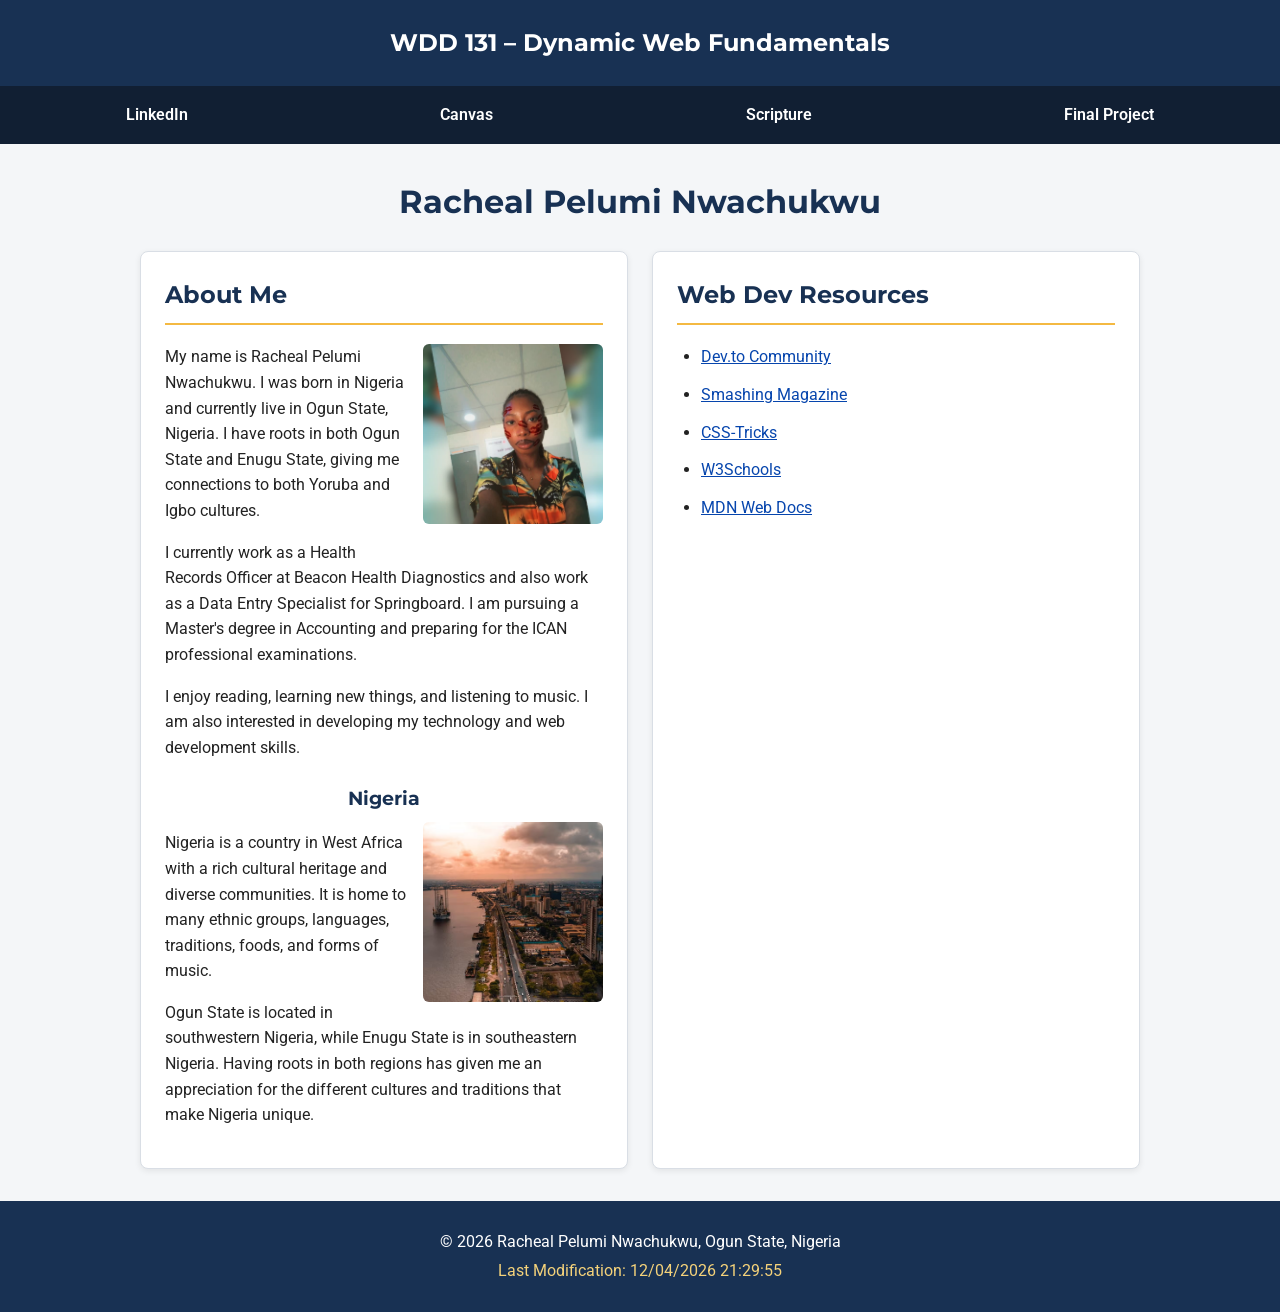
<file: index.html>
<!DOCTYPE html>
<html lang="en">
<head>
    <meta charset="UTF-8">
    <meta name="viewport" content="width=device-width, initial-scale=1.0">

    <meta name="description" content="WDD 131 – Dynamic Web Fundamentals – Racheal Pelumi Nwachukwu. A personal homepage about my background, education, career, interests, and Nigeria.">

    <meta name="author" content="Racheal Pelumi Nwachukwu">

    <title>WDD 131 – Dynamic Web Fundamentals – Racheal Pelumi Nwachukwu</title>

    <link rel="preconnect" href="https://fonts.googleapis.com">
    <link rel="preconnect" href="https://fonts.gstatic.com" crossorigin>
    <link href="https://fonts.googleapis.com/css2?family=Montserrat:wght@400;600;700&family=Roboto:wght@400;500&display=swap" rel="stylesheet">

    <link rel="stylesheet" href="styles/base.css">

    <script src="scripts/getdates.js" defer></script>
</head>

<body>

    <header>
        <span id="course-title">WDD 131 – Dynamic Web Fundamentals</span>

        <nav>
            <a href="https://www.linkedin.com/in/racheal-nwachukwu-b-sc-917378318/" target="_blank" rel="noopener noreferrer">LinkedIn</a>
            <a href="https://byupw.instructure.com/" target="_blank" rel="noopener noreferrer">Canvas</a>
            <a href="https://www.churchofjesuschrist.org/study/scriptures" target="_blank" rel="noopener noreferrer">Scripture</a>
            <a href="#">Final Project</a>
        </nav>
    </header>

    <main>

        <h1>Racheal Pelumi Nwachukwu</h1>

        <section class="card">
            <h2>About Me</h2>

            <img src="images/profile.jpg" alt="Photo of Racheal Pelumi Nwachukwu">

            <p>
                My name is Racheal Pelumi Nwachukwu. I was born in Nigeria and currently live in Ogun State, Nigeria. I have roots in both Ogun State and Enugu State, giving me connections to both Yoruba and Igbo cultures.
            </p>

            <p>
                I currently work as a Health Records Officer at Beacon Health Diagnostics and also work as a Data Entry Specialist for Springboard. I am pursuing a Master's degree in Accounting and preparing for the ICAN professional examinations.
            </p>

            <p>
                I enjoy reading, learning new things, and listening to music. I am also interested in developing my technology and web development skills.
            </p>

            <h3>Nigeria</h3>

            <img src="images/country.jpg" alt="A beautiful view representing Nigeria">

            <p>
                Nigeria is a country in West Africa with a rich cultural heritage and diverse communities. It is home to many ethnic groups, languages, traditions, foods, and forms of music.
            </p>

            <p>
                Ogun State is located in southwestern Nigeria, while Enugu State is in southeastern Nigeria. Having roots in both regions has given me an appreciation for the different cultures and traditions that make Nigeria unique.
            </p>
        </section>

        <section class="card">
            <h2>Web Dev Resources</h2>

            <ul>
                <li>
                    <a href="https://dev.to/" target="_blank" rel="noopener noreferrer">
                        Dev.to Community
                    </a>
                </li>

                <li>
                    <a href="https://www.smashingmagazine.com/" target="_blank" rel="noopener noreferrer">
                        Smashing Magazine
                    </a>
                </li>

                <li>
                    <a href="https://css-tricks.com/" target="_blank" rel="noopener noreferrer">
                        CSS-Tricks
                    </a>
                </li>

                <li>
                    <a href="https://www.w3schools.com/" target="_blank" rel="noopener noreferrer">
                        W3Schools
                    </a>
                </li>

                <li>
                    <a href="https://developer.mozilla.org/" target="_blank" rel="noopener noreferrer">
                        MDN Web Docs
                    </a>
                </li>
            </ul>
        </section>

    </main>

    <footer>
        <p>
            &copy; <span id="currentyear"></span> Racheal Pelumi Nwachukwu, Ogun State, Nigeria
        </p>

        <p id="lastModified"></p>
    </footer>

</body>
</html>
</file>
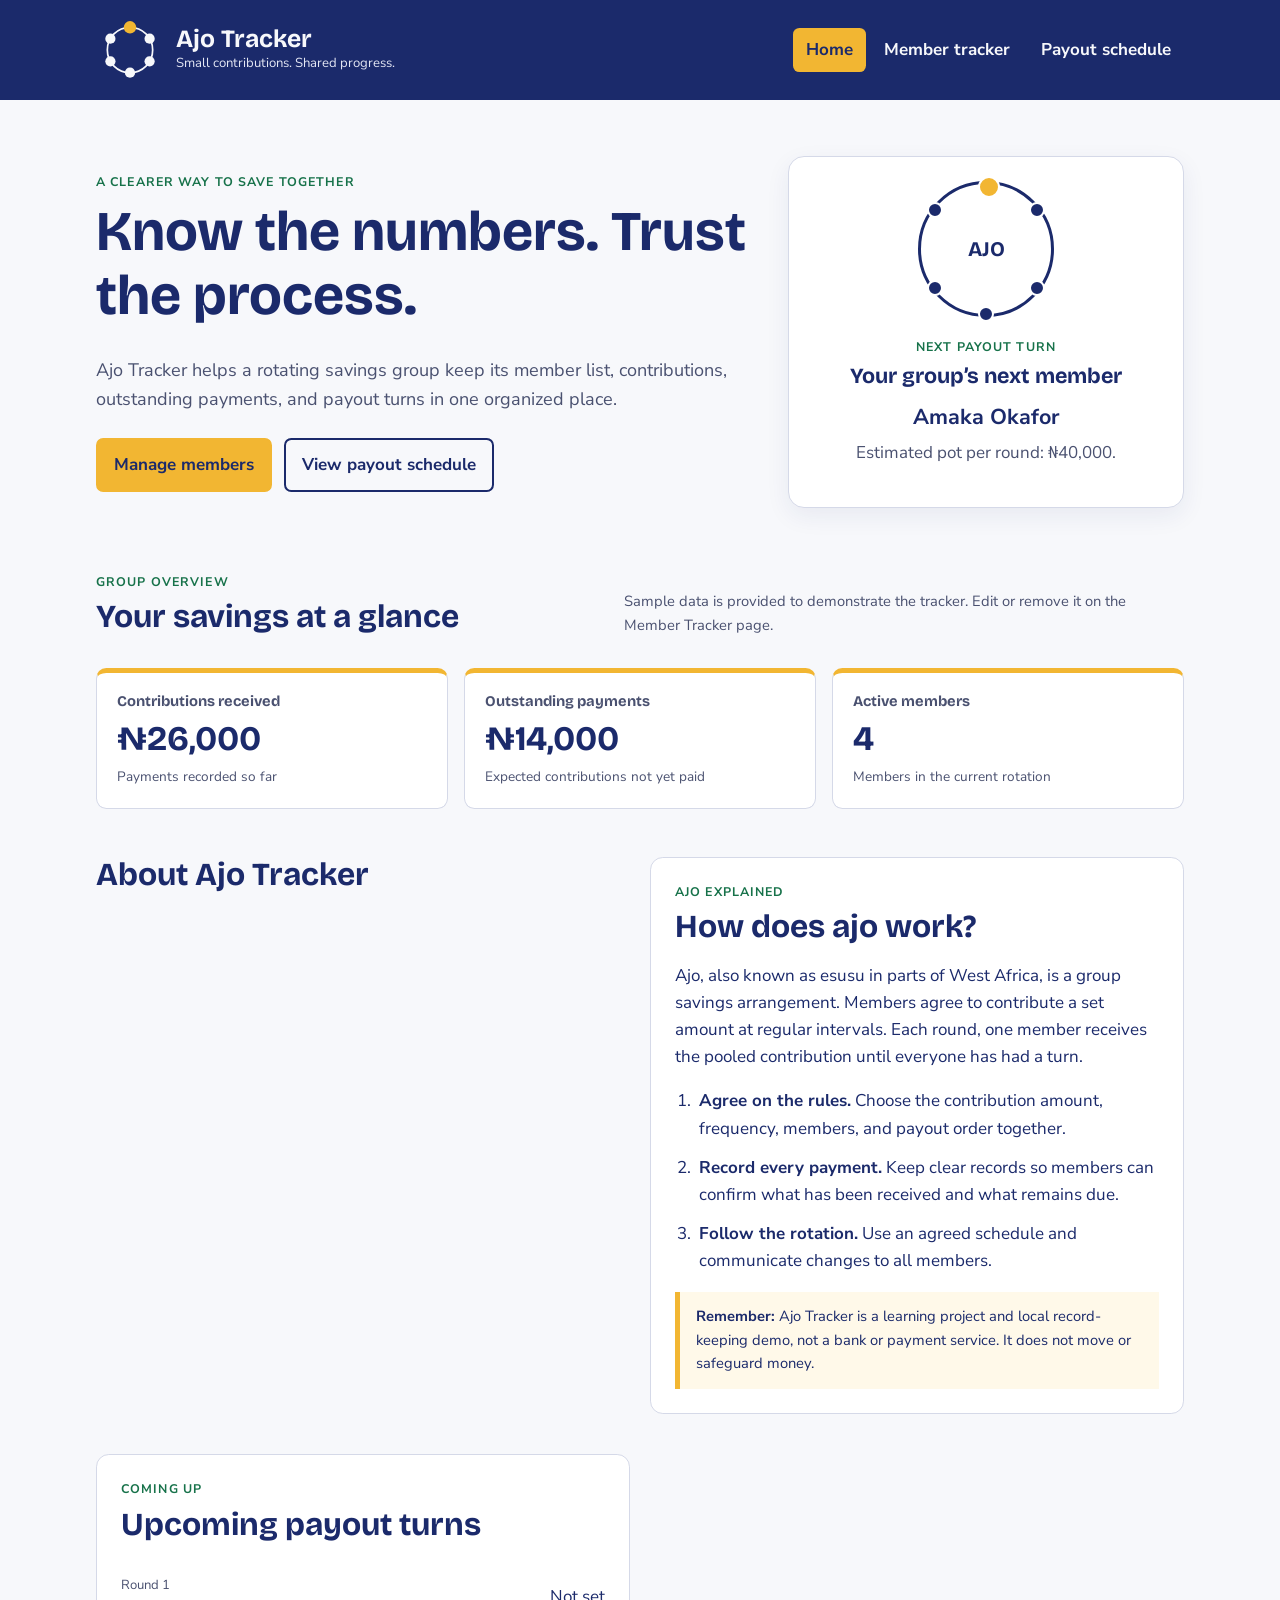
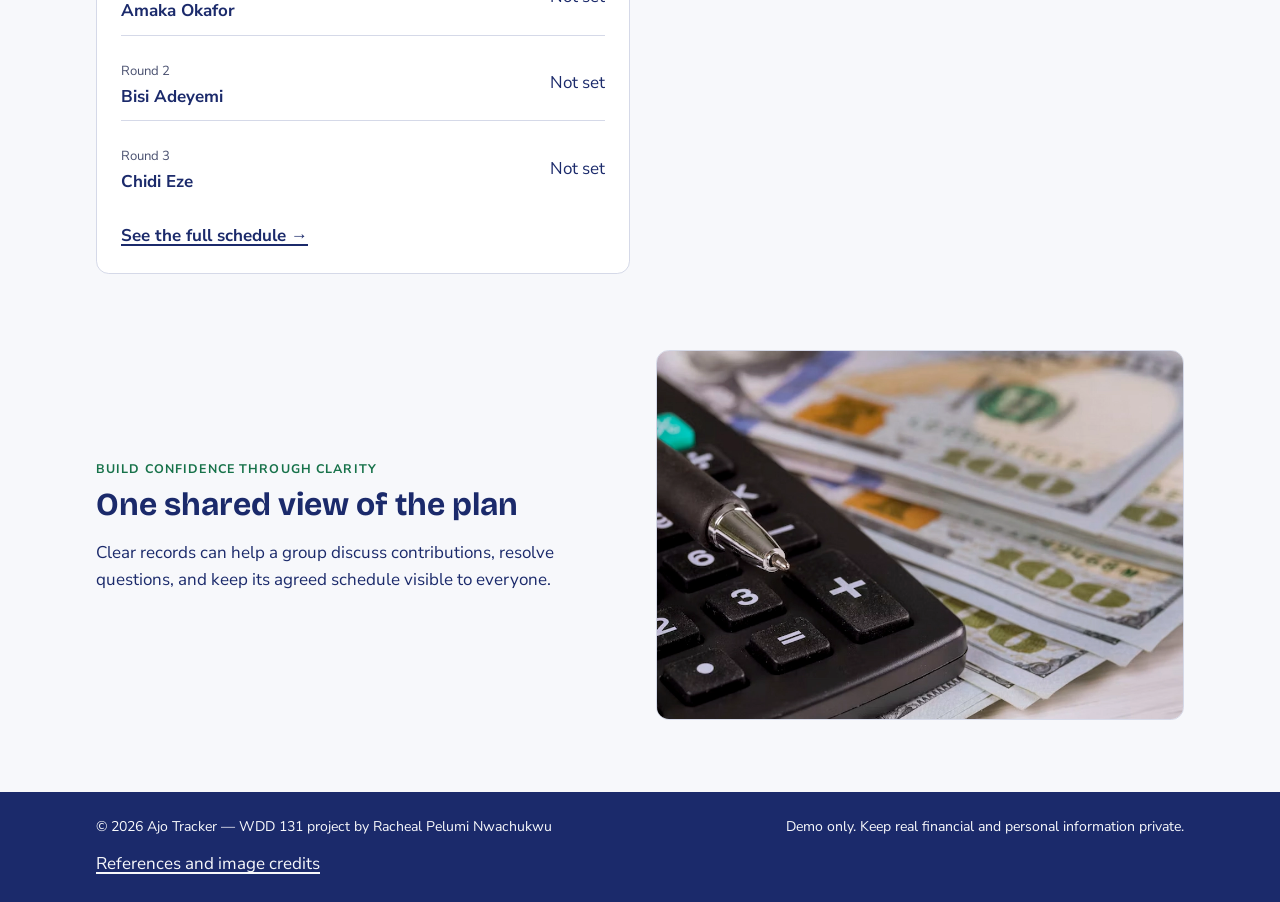
<file: project/index.html>
<!DOCTYPE html>
<html lang="en">
<head>
  <meta charset="utf-8">
  <meta name="viewport" content="width=device-width, initial-scale=1">
  <meta name="description" content="Ajo Tracker helps rotating savings groups organize contributions, member payments, and payout turns.">
  <meta name="author" content="Racheal Pelumi Nwachukwu">
  <title>Ajo Tracker | Home</title>

  <link rel="preconnect" href="https://fonts.googleapis.com">
  <link rel="preconnect" href="https://fonts.gstatic.com" crossorigin>
  <link href="https://fonts.googleapis.com/css2?family=Bricolage+Grotesque:opsz,wght@12..96,700&family=Nunito+Sans:wght@400;700&display=swap" rel="stylesheet">

  <link rel="stylesheet" href="styles/ajo-tracker.css">
  <script src="scripts/ajo-tracker.js" defer></script>
</head>

<body data-page="home">
  <a class="skip" href="#main">Skip to main content</a>

  <header class="site-header">
    <div class="wrap header-inner">
      <a class="brand" href="index.html" aria-label="Ajo Tracker home">
        <svg class="logo" viewBox="0 0 120 120" role="img" aria-label="A ring of six savings group members">
          <circle cx="60" cy="60" r="40" fill="none" stroke="#f7f8fb" stroke-width="3"/>
          <circle cx="60" cy="20" r="11" fill="#f2b632"/>
          <circle cx="94.6" cy="40" r="9" fill="#f7f8fb"/>
          <circle cx="94.6" cy="80" r="9" fill="#f7f8fb"/>
          <circle cx="60" cy="100" r="9" fill="#f7f8fb"/>
          <circle cx="25.4" cy="80" r="9" fill="#f7f8fb"/>
          <circle cx="25.4" cy="40" r="9" fill="#f7f8fb"/>
        </svg>

        <span>
          <span class="brand-name">Ajo Tracker</span>
          <span class="brand-tagline">Small contributions. Shared progress.</span>
        </span>
      </a>

      <button
        class="menu-toggle"
        type="button"
        aria-expanded="false"
        aria-controls="primary-nav"
      >
        Menu
      </button>

      <nav class="primary-nav" id="primary-nav" aria-label="Main navigation">
        <a href="index.html" aria-current="page">Home</a>
        <a href="members.html">Member tracker</a>
        <a href="schedule.html">Payout schedule</a>
      </nav>
    </div>
  </header>

  <main id="main" class="wrap page-content">
    <section class="hero">
      <div class="hero-copy">
        <p class="eyebrow">A clearer way to save together</p>
        <h1>Know the numbers. Trust the process.</h1>
        <p>
          Ajo Tracker helps a rotating savings group keep its member list,
          contributions, outstanding payments, and payout turns in one
          organized place.
        </p>

        <div class="button-row">
          <a class="button" href="members.html">Manage members</a>
          <a class="button button-secondary" href="schedule.html">View payout schedule</a>
        </div>
      </div>

      <div class="turn-card">
        <div class="turn-ring" aria-hidden="true">
          <span class="ring-dot ring-dot-1"></span>
          <span class="ring-dot ring-dot-2"></span>
          <span class="ring-dot ring-dot-3"></span>
          <span class="ring-dot ring-dot-4"></span>
          <span class="ring-dot ring-dot-5"></span>
          <span class="ring-dot ring-dot-6"></span>
          <span class="ring-center">AJO</span>
        </div>

        <p class="eyebrow">Next payout turn</p>
        <h2 id="turn-title">Your group’s next member</h2>
        <p id="next-member" class="turn-name">Add members to create your rotation.</p>
        <p id="next-payout-detail" class="muted">
          The schedule updates from your saved member list.
        </p>
      </div>
    </section>

    <section class="summary-section" aria-labelledby="summary-title">
      <div class="section-heading">
        <div>
          <p class="eyebrow">Group overview</p>
          <h2 id="summary-title">Your savings at a glance</h2>
        </div>

        <p class="muted">
          Sample data is provided to demonstrate the tracker. Edit or remove
          it on the Member Tracker page.
        </p>
      </div>

      <div class="summary-grid">
        <article class="summary-card">
          <h3 class="summary-label">Contributions received</h3>
          <p class="summary-value" id="total-contributions">₦0</p>
          <p class="summary-note">Payments recorded so far</p>
        </article>

        <article class="summary-card">
          <h3 class="summary-label">Outstanding payments</h3>
          <p class="summary-value" id="total-outstanding">₦0</p>
          <p class="summary-note">Expected contributions not yet paid</p>
        </article>

        <article class="summary-card">
          <h3 class="summary-label">Active members</h3>
          <p class="summary-value" id="member-count">0</p>
          <p class="summary-note">Members in the current rotation</p>
        </article>
      </div>
    </section>

    <section class="content-grid" aria-labelledby="information-title">
      <h2 class="visually-hidden" id="information-title">About Ajo Tracker</h2>

      <article class="content-panel">
        <p class="eyebrow">Ajo explained</p>
        <h2>How does ajo work?</h2>
        <p>
          Ajo, also known as esusu in parts of West Africa, is a group savings
          arrangement. Members agree to contribute a set amount at regular
          intervals. Each round, one member receives the pooled contribution
          until everyone has had a turn.
        </p>

        <ol class="steps">
          <li>
            <strong>Agree on the rules.</strong>
            Choose the contribution amount, frequency, members, and payout
            order together.
          </li>
          <li>
            <strong>Record every payment.</strong>
            Keep clear records so members can confirm what has been received
            and what remains due.
          </li>
          <li>
            <strong>Follow the rotation.</strong>
            Use an agreed schedule and communicate changes to all members.
          </li>
        </ol>

        <p class="notice">
          <strong>Remember:</strong> Ajo Tracker is a learning project and
          local record-keeping demo, not a bank or payment service. It does
          not move or safeguard money.
        </p>
      </article>

      <article class="content-panel">
        <p class="eyebrow">Coming up</p>
        <h2>Upcoming payout turns</h2>

        <div id="home-schedule" class="schedule-preview" aria-live="polite">
          <p class="empty-state">Add members to see the payout rotation here.</p>
        </div>

        <a class="text-link" href="schedule.html">See the full schedule →</a>
      </article>
    </section>

    <section class="image-feature" aria-labelledby="image-feature-title">
      <div>
        <p class="eyebrow">Build confidence through clarity</p>
        <h2 id="image-feature-title">One shared view of the plan</h2>
        <p>
          Clear records can help a group discuss contributions, resolve
          questions, and keep its agreed schedule visible to everyone.
        </p>
      </div>

      <img
        src="images/ajo-tracker.webp"
        alt="Financial tools, including a calculator, pen, and currency bills, used to manage group savings and track Ajo contributions"
        loading="lazy"
        width="1000"
        height="667"
      >
    </section>
  </main>

  <footer class="site-footer">
    <div class="wrap footer-inner">
      <p>
        © <span id="current-year">2026</span> Ajo Tracker —
        WDD 131 project by Racheal Pelumi Nwachukwu
      </p>
      <p>Demo only. Keep real financial and personal information private.</p>
      <a href="references.html">References and image credits</a>
    </div>
  </footer>
</body>
</html>
</file>
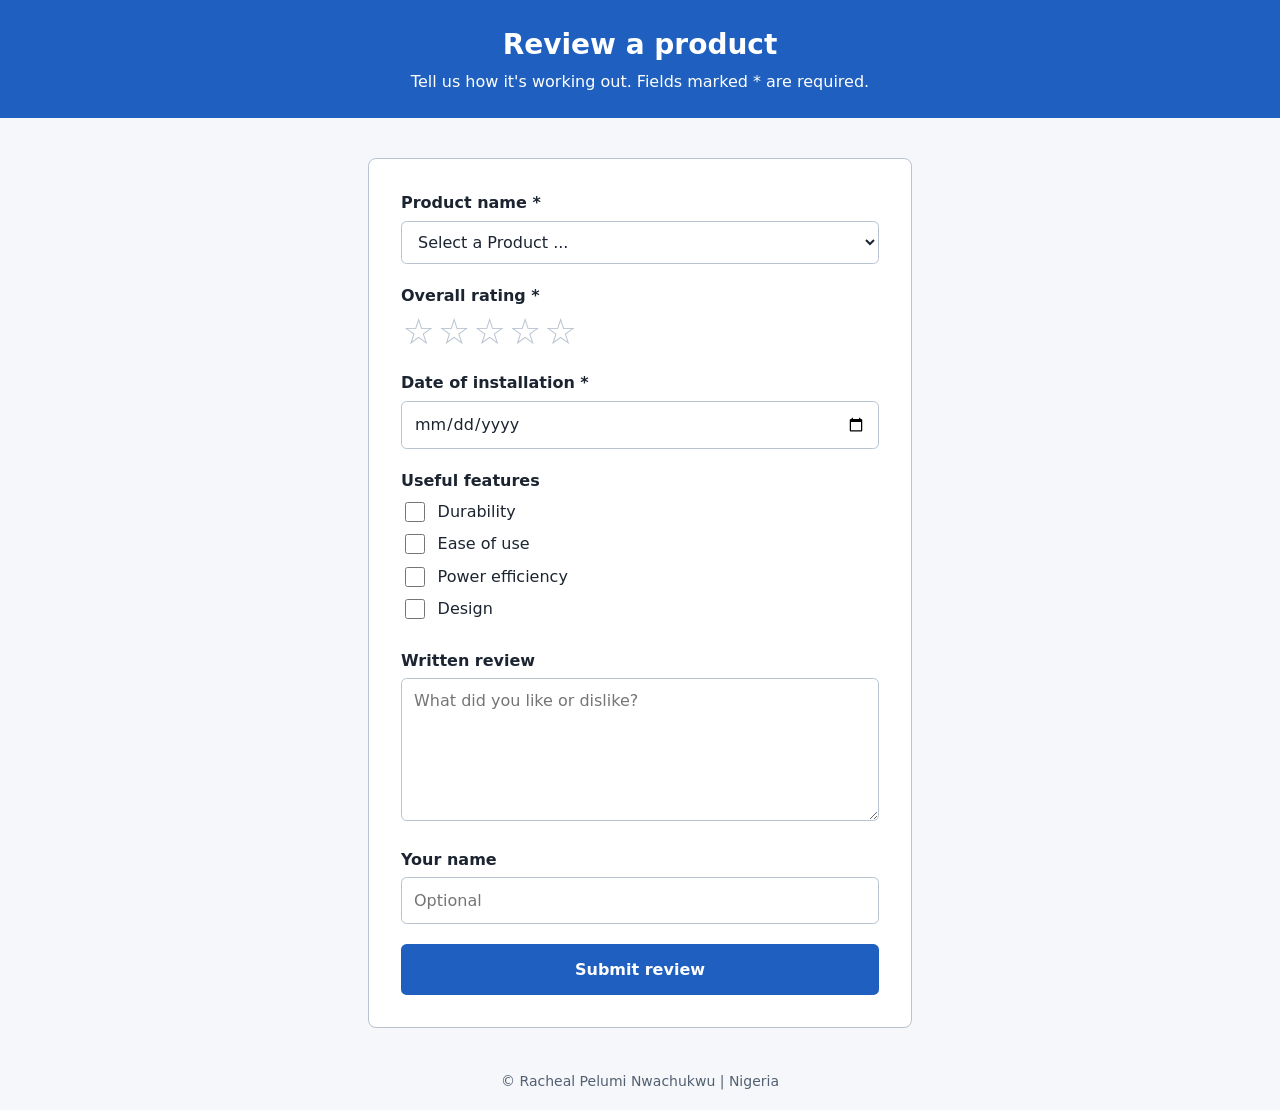
<file: form.html>
<!DOCTYPE html>
<html lang="en">
<head>
    <meta charset="UTF-8">
    <meta name="viewport" content="width=device-width, initial-scale=1.0">
    <meta name="description" content="Submit a product review by rating the product, sharing useful features, and providing optional feedback.">
    <meta name="author" content="Racheal Pelumi Nwachukwu">

    <title>Product Review Form</title>

    <link rel="stylesheet" href="styles/form.css">

    <script src="scripts/product.js" defer></script>
    <script src="scripts/form.js" defer></script>
</head>

<body>
    <header class="site-header">
        <h1>Review a product</h1>
        <p>Tell us how it's working out. Fields marked * are required.</p>
    </header>

    <main>
        <form action="review.html" method="get">

            <div class="field">
                <label for="product">Product name *</label>
                <select id="product" name="product" required>
                    <option value="" disabled selected>Select a Product ...</option>
                </select>
            </div>

            <fieldset class="field">
                <legend>Overall rating *</legend>

                <div class="stars">
                    <input
                        type="radio"
                        id="rating-5"
                        name="rating"
                        value="5"
                        required
                    >
                    <label for="rating-5" title="5 stars">
                        <span class="sr-only">5 stars</span>
                    </label>

                    <input
                        type="radio"
                        id="rating-4"
                        name="rating"
                        value="4"
                        required
                    >
                    <label for="rating-4" title="4 stars">
                        <span class="sr-only">4 stars</span>
                    </label>

                    <input
                        type="radio"
                        id="rating-3"
                        name="rating"
                        value="3"
                        required
                    >
                    <label for="rating-3" title="3 stars">
                        <span class="sr-only">3 stars</span>
                    </label>

                    <input
                        type="radio"
                        id="rating-2"
                        name="rating"
                        value="2"
                        required
                    >
                    <label for="rating-2" title="2 stars">
                        <span class="sr-only">2 stars</span>
                    </label>

                    <input
                        type="radio"
                        id="rating-1"
                        name="rating"
                        value="1"
                        required
                    >
                    <label for="rating-1" title="1 star">
                        <span class="sr-only">1 star</span>
                    </label>
                </div>
            </fieldset>

            <div class="field">
                <label for="install-date">Date of installation *</label>
                <input
                    type="date"
                    id="install-date"
                    name="installdate"
                    required
                >
            </div>

            <fieldset class="field">
                <legend>Useful features</legend>

                <div class="check">
                    <input
                        type="checkbox"
                        id="feat-durability"
                        name="features"
                        value="durability"
                    >
                    <label for="feat-durability">Durability</label>
                </div>

                <div class="check">
                    <input
                        type="checkbox"
                        id="feat-ease"
                        name="features"
                        value="ease-of-use"
                    >
                    <label for="feat-ease">Ease of use</label>
                </div>

                <div class="check">
                    <input
                        type="checkbox"
                        id="feat-power"
                        name="features"
                        value="power-efficiency"
                    >
                    <label for="feat-power">Power efficiency</label>
                </div>

                <div class="check">
                    <input
                        type="checkbox"
                        id="feat-design"
                        name="features"
                        value="design"
                    >
                    <label for="feat-design">Design</label>
                </div>
            </fieldset>

            <div class="field">
                <label for="review">Written review</label>
                <textarea
                    id="review"
                    name="review"
                    rows="5"
                    placeholder="What did you like or dislike?"
                ></textarea>
            </div>

            <div class="field">
                <label for="username">Your name</label>
                <input
                    type="text"
                    id="username"
                    name="username"
                    autocomplete="name"
                    placeholder="Optional"
                >
            </div>

            <input type="submit" value="Submit review">
        </form>
    </main>

    <footer>
        <p>
            &copy; <span id="currentyear"></span>
            Racheal Pelumi Nwachukwu | Nigeria
        </p>
        <p id="lastModified"></p>
    </footer>
</body>
</html>
</file>
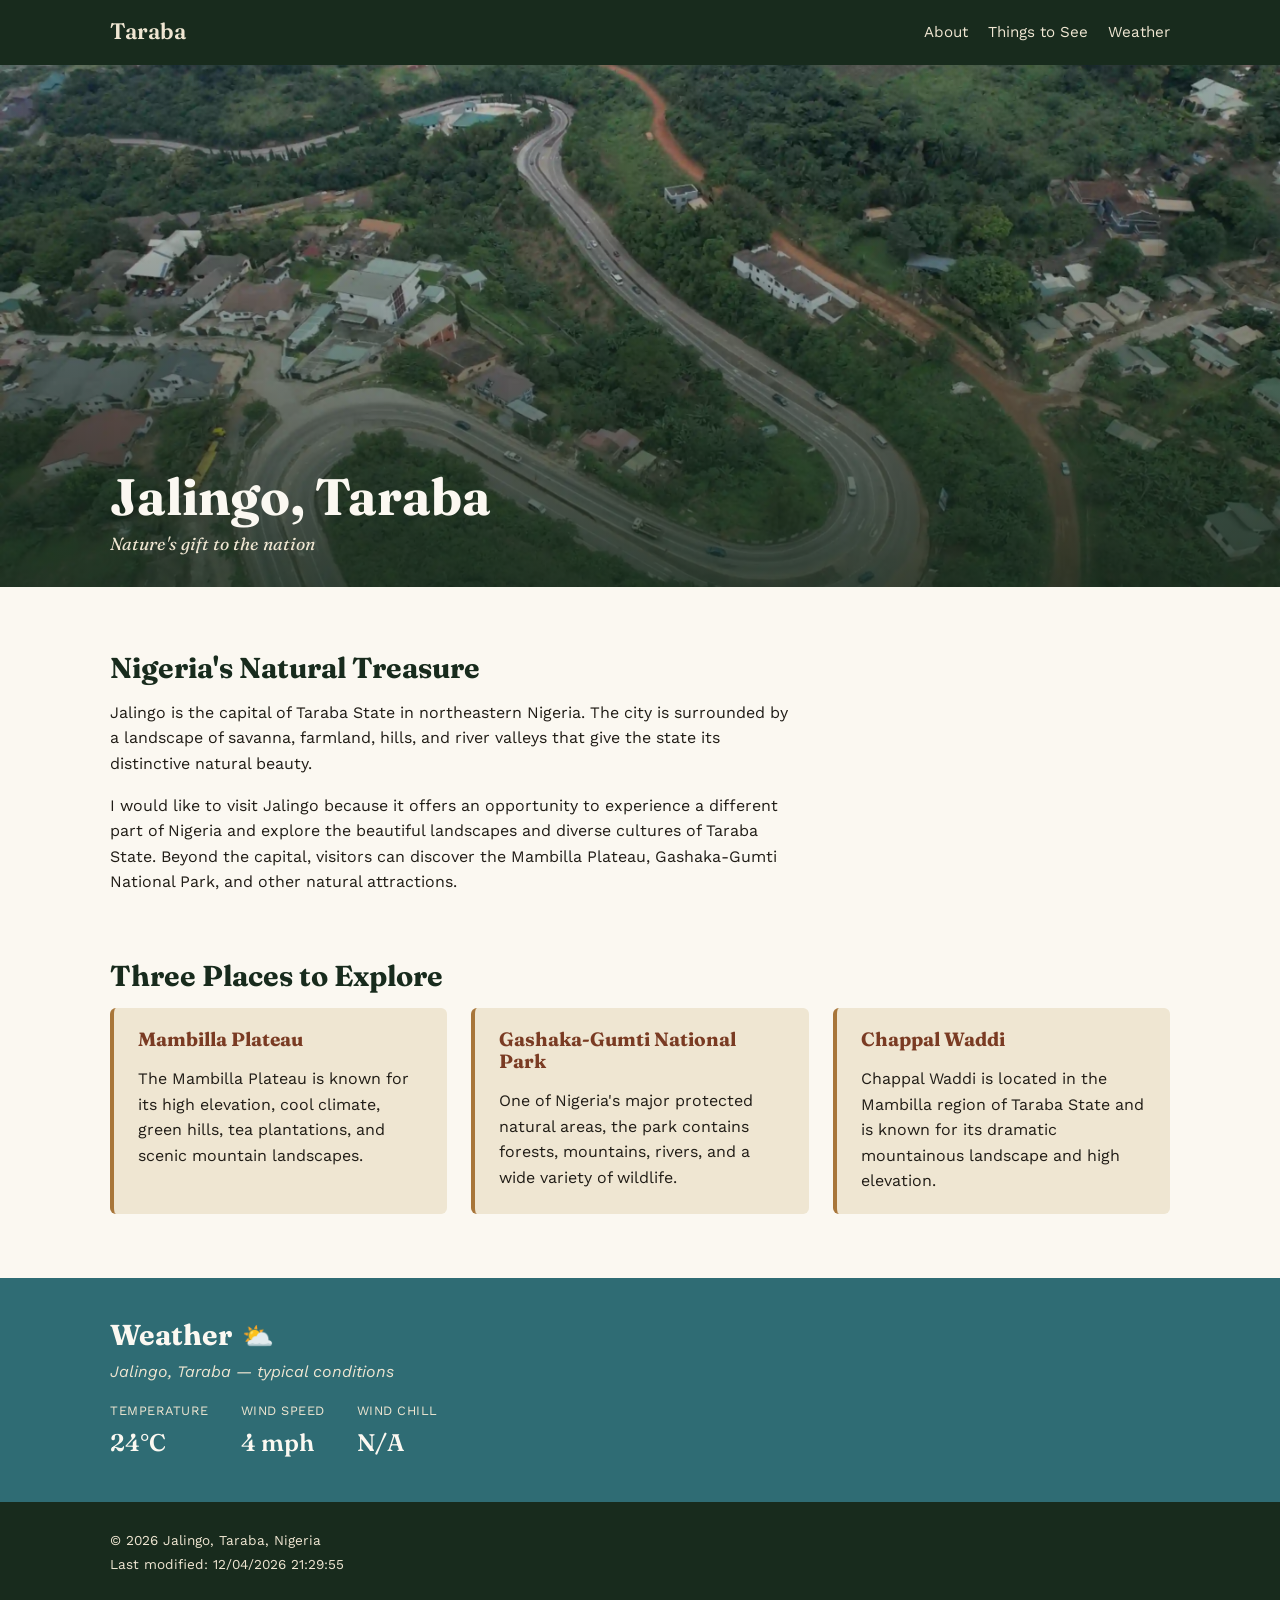
<file: place.html>
<!DOCTYPE html>
<html lang="en">
<head>
  <meta charset="UTF-8">
  <meta name="viewport" content="width=device-width, initial-scale=1.0">
  <meta name="author" content="Racheal Pelumi Nwachukwu">

  <title>Jalingo, Taraba | Nigeria</title>

  <meta
    name="description"
    content="Discover Jalingo, the capital of Taraba State, Nigeria, and explore the natural beauty and attractions of Taraba."
  >

  <link rel="preconnect" href="https://fonts.googleapis.com">
  <link rel="preconnect" href="https://fonts.gstatic.com" crossorigin>

  <link
    href="https://fonts.googleapis.com/css2?family=Fraunces:opsz,wght@9..144,400;9..144,600;9..144,700&family=Work+Sans:wght@400;500;600&display=swap"
    rel="stylesheet"
  >

  <link rel="stylesheet" href="styles/place.css">
  <script src="scripts/place.js" defer></script>
</head>

<body>

  <header class="site-header">
    <div class="wrap header-inner">
      <p class="wordmark">Taraba</p>

      <nav class="site-nav" aria-label="Primary navigation">
        <a href="#about">About</a>
        <a href="#see">Things to See</a>
        <a href="#weather">Weather</a>
      </nav>
    </div>
  </header>

  <main>

    <!-- HERO -->
    <section class="hero">
      <picture>
        <source
          media="(min-width: 800px)"
          srcset="images/jalingo-hero-large.webp"
        >

        <source
          media="(max-width: 799px)"
          srcset="images/jalingo-hero-small.webp"
        >

        <img
          src="images/jalingo-hero-large.webp"
          alt="A welcome arch on the highway leading into Jalingo, capital of Taraba State, Nigeria"
          class="hero-img"
        >
      </picture>

      <div class="hero-copy wrap">
        <h1>Jalingo, Taraba</h1>
        <p class="tagline">Nature's gift to the nation</p>
      </div>
    </section>


    <!-- ABOUT -->
    <section id="about" class="about wrap">
      <h2>Nigeria's Natural Treasure</h2>

      <p>
        Jalingo is the capital of Taraba State in northeastern Nigeria.
        The city is surrounded by a landscape of savanna, farmland,
        hills, and river valleys that give the state its distinctive
        natural beauty.
      </p>

      <p>
        I would like to visit Jalingo because it offers an opportunity
        to experience a different part of Nigeria and explore the
        beautiful landscapes and diverse cultures of Taraba State.
        Beyond the capital, visitors can discover the Mambilla Plateau,
        Gashaka-Gumti National Park, and other natural attractions.
      </p>
    </section>


    <!-- THINGS TO SEE -->
    <section id="see" class="see wrap">
      <h2>Three Places to Explore</h2>

      <div class="cards">

        <article class="card">
          <h3>Mambilla Plateau</h3>
          <p>
            The Mambilla Plateau is known for its high elevation,
            cool climate, green hills, tea plantations, and scenic
            mountain landscapes.
          </p>
        </article>

        <article class="card">
          <h3>Gashaka-Gumti National Park</h3>
          <p>
            One of Nigeria's major protected natural areas, the park
            contains forests, mountains, rivers, and a wide variety
            of wildlife.
          </p>
        </article>

        <article class="card">
          <h3>Chappal Waddi</h3>
          <p>
            Chappal Waddi is located in the Mambilla region of Taraba
            State and is known for its dramatic mountainous landscape
            and high elevation.
          </p>
        </article>

      </div>
    </section>


    <!-- WEATHER -->
    <section id="weather" class="weather">

      <div class="wrap weather-inner">

        <div class="weather-text">

          <h2>
            Weather
            <span class="weather-icon" aria-hidden="true"></span>
          </h2>

          <p class="weather-location">
            Jalingo, Taraba &mdash; typical conditions
          </p>

          <dl class="weather-stats">

            <div>
              <dt>Temperature</dt>
              <dd id="temperature">24&deg;C</dd>
            </div>

            <div>
              <dt>Wind speed</dt>
              <dd id="wind-speed">4 mph</dd>
            </div>

            <div>
              <dt>Wind chill</dt>
              <dd id="wind-chill">--</dd>
            </div>

          </dl>

        </div>

        <img
          src="images/weather-cloud.svg"
          alt="Cloudy weather"
          class="weather-icon-mobile"
        >

      </div>
    </section>

  </main>


  <!-- FOOTER -->
  <footer class="site-footer">
    <div class="wrap">

      <p>
        &copy; <span id="year"></span> Jalingo, Taraba, Nigeria
      </p>

      <p>
        Last modified:
        <span id="last-modified"></span>
      </p>

    </div>
  </footer>

</body>
</html>
</file>
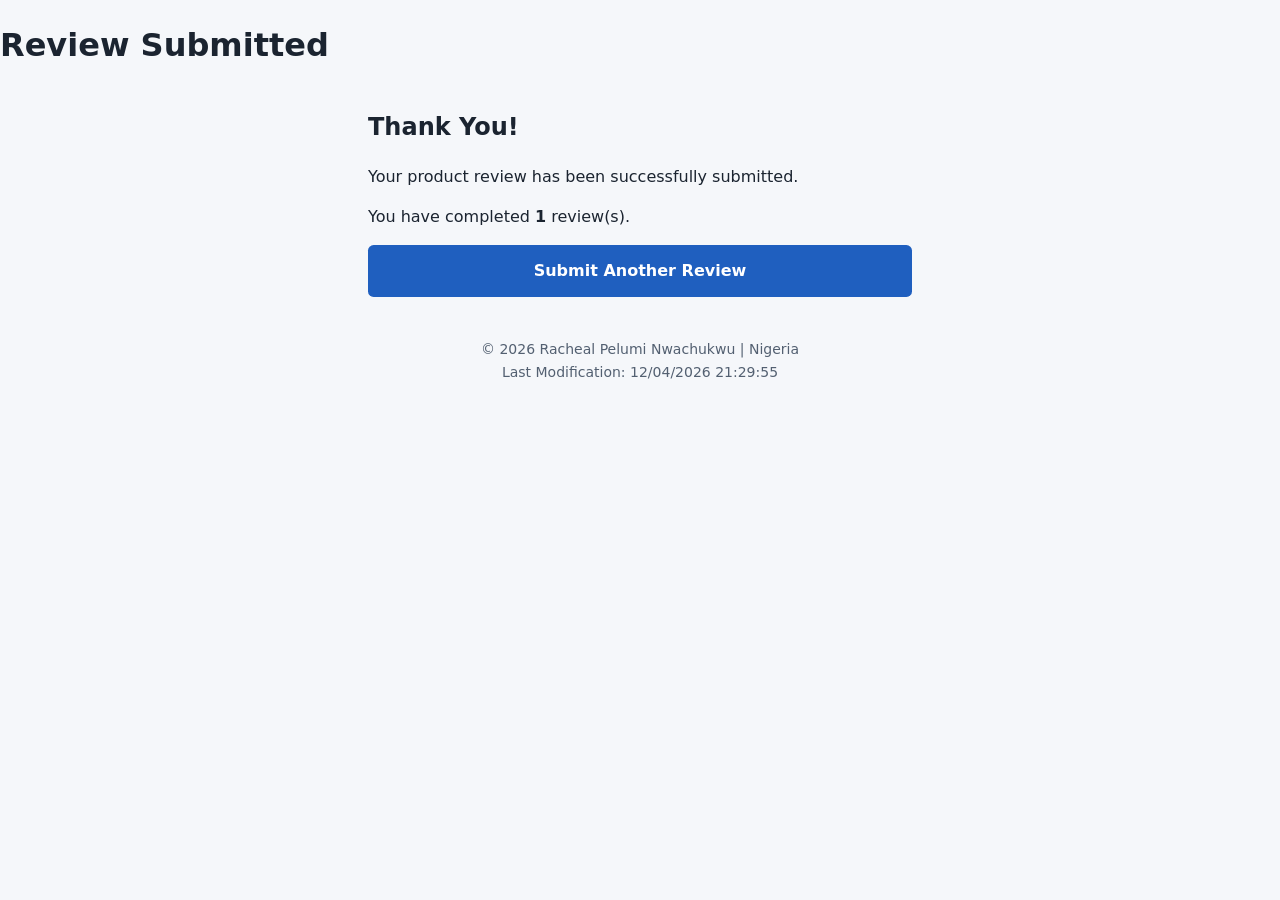
<file: review.html>
<!DOCTYPE html>
<html lang="en">
<head>
    <meta charset="UTF-8">
    <meta name="viewport" content="width=device-width, initial-scale=1.0">
    <meta name="description" content="Product review submission confirmation.">
    <meta name="author" content="Racheal Pelumi Nwachukwu">
    <title>Review Submitted</title>

    <link rel="stylesheet" href="styles/form.css">
    <script src="scripts/form.js" defer></script>
</head>

<body>
    <header>
        <h1>Review Submitted</h1>
    </header>

    <main class="confirmation">
        <section>
            <h2>Thank You!</h2>

            <p>
                Your product review has been successfully submitted.
            </p>

            <p>
                You have completed
                <strong id="reviewCount">0</strong>
                review(s).
            </p>

            <a href="form.html" class="button">
                Submit Another Review
            </a>
        </section>
    </main>

    <footer>
        <p>&copy; <span id="currentyear"></span> Racheal Pelumi Nwachukwu | Nigeria</p>
        <p id="lastModified"></p>
    </footer>
</body>
</html>
</file>
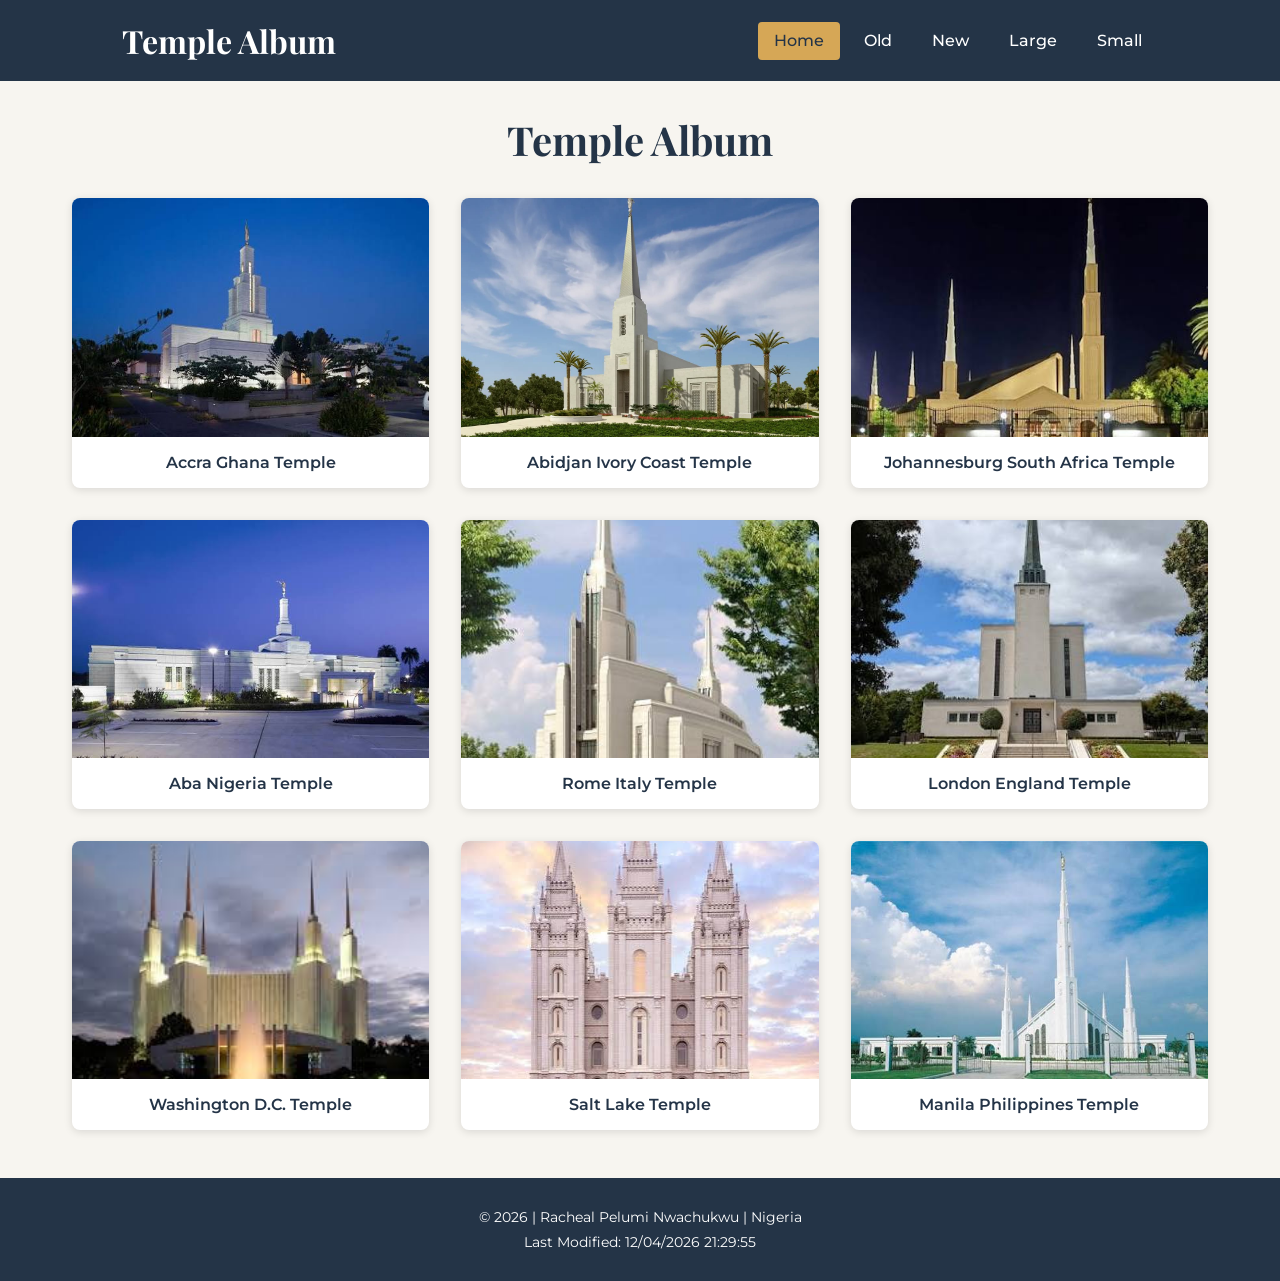
<file: temples.html>
<!DOCTYPE html>
<html lang="en">
<head>
    <meta charset="UTF-8">
    <meta name="viewport" content="width=device-width, initial-scale=1.0">

    <meta name="description" content="A responsive temple album featuring temples of The Church of Jesus Christ of Latter-day Saints.">
    <meta name="author" content="Racheal Pelumi Nwachukwu">

    <title>WDD 131 – Dynamic Web Fundamentals – Racheal Pelumi Nwachukwu | Temple Album</title>

    <!-- Google Font -->
    <link rel="preconnect" href="https://fonts.googleapis.com">
    <link rel="preconnect" href="https://fonts.gstatic.com" crossorigin>
    <link href="https://fonts.googleapis.com/css2?family=Montserrat:wght@400;500;600;700&family=Playfair+Display:wght@600;700&display=swap" rel="stylesheet">

    <!-- CSS -->
    <link rel="stylesheet" href="styles/temples.css">
    <link rel="stylesheet" href="styles/temples-large.css">

    <!-- JavaScript -->
    <script src="scripts/temples.js" defer></script>
</head>

<body>

    <header>
        <div class="header-container">
            <h2>Temple Album</h2>

            <button id="menu-button" aria-label="Open navigation menu" aria-expanded="false">
                ☰
            </button>

            <nav id="navigation">
                <a href="#" class="active">Home</a>
                <a href="#">Old</a>
                <a href="#">New</a>
                <a href="#">Large</a>
                <a href="#">Small</a>
            </nav>
        </div>
    </header>

    <main>
        <h1>Temple Album</h1>

        <div class="temple-grid">

            <figure>
                <img src="images/temple1.jpg"
                     alt="Beautiful temple exterior"
                     loading="lazy"
                     width="600"
                     height="400">
                <figcaption>Accra Ghana Temple</figcaption>
            </figure>

            <figure>
                <img src="images/temple2.jpg"
                     alt="Temple building surrounded by trees"
                     loading="lazy"
                     width="600"
                     height="400">
                <figcaption>Abidjan Ivory Coast Temple</figcaption>
            </figure>

            <figure>
                <img src="images/temple3.jpg"
                     alt="Temple exterior during the night"
                     loading="lazy"
                     width="600"
                     height="400">
                <figcaption>Johannesburg South Africa Temple</figcaption>
            </figure>

            <figure>
                <img src="images/temple4.jpg"
                     alt="Temple with a tall spire"
                     loading="lazy"
                     width="600"
                     height="400">
                <figcaption>Aba Nigeria Temple</figcaption>
            </figure>

            <figure>
                <img src="images/temple5.jpg"
                     alt="Temple surrounded by a landscaped area"
                     loading="lazy"
                     width="600"
                     height="400">
                <figcaption>Rome Italy Temple</figcaption>
            </figure>

            <figure>
                <img src="images/temple6.jpg"
                     alt="Temple exterior under a bright sky"
                     loading="lazy"
                     width="600"
                     height="400">
                <figcaption>London England Temple</figcaption>
            </figure>

            <figure>
                <img src="images/temple7.jpg"
                     alt="White temple building with water font"
                     loading="lazy"
                     width="600"
                     height="400">
                <figcaption>Washington D.C. Temple</figcaption>
            </figure>

            <figure>
                <img src="images/temple8.jpg"
                     alt="Temple surrounded by greenery"
                     loading="lazy"
                     width="600"
                     height="400">
                <figcaption>Salt Lake Temple</figcaption>
            </figure>

            <figure>
                <img src="images/temple9.jpg"
                     alt="Temple viewed from the front"
                     loading="lazy"
                     width="600"
                     height="400">
                <figcaption>Manila Philippines Temple</figcaption>
            </figure>

        </div>
    </main>

    <footer>
        <p>
            &copy; <span id="currentyear"></span> | Racheal Pelumi Nwachukwu | Nigeria
        </p>

        <p id="lastModified"></p>
    </footer>

</body>
</html>
</file>
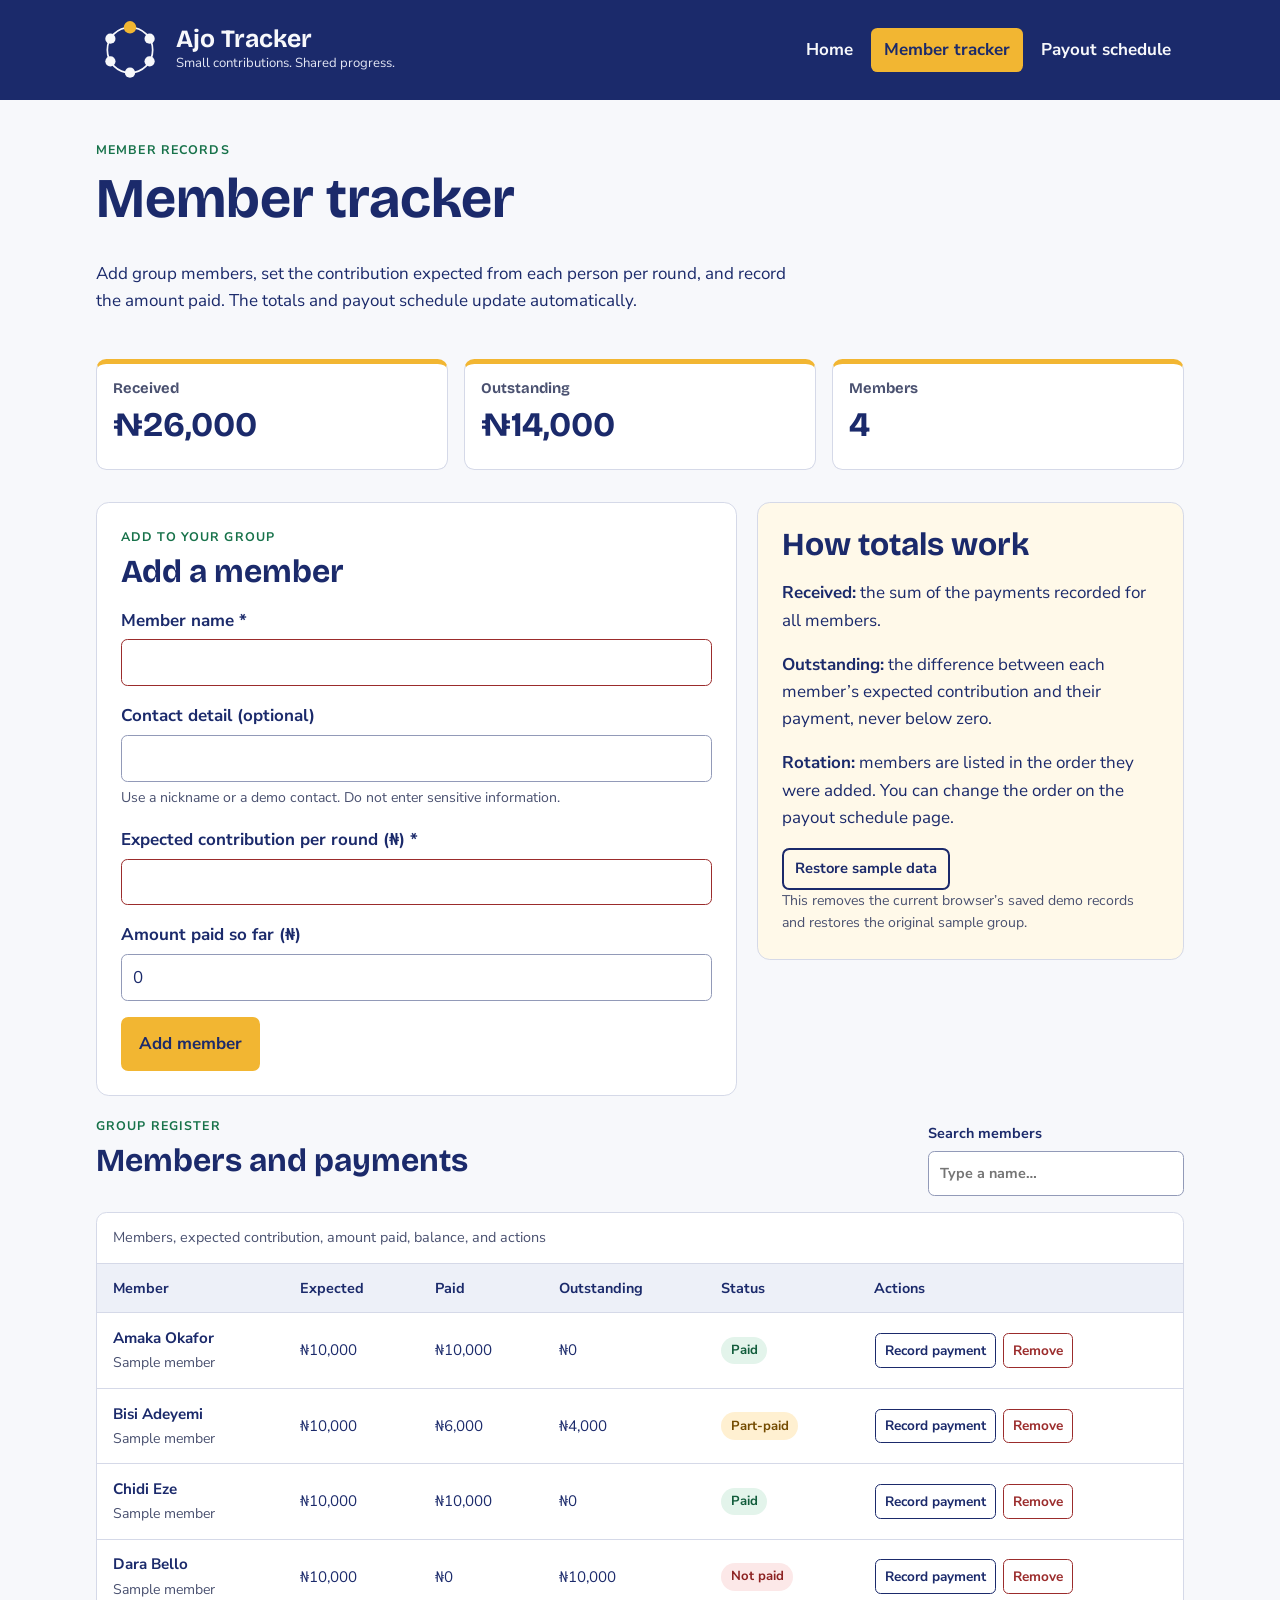
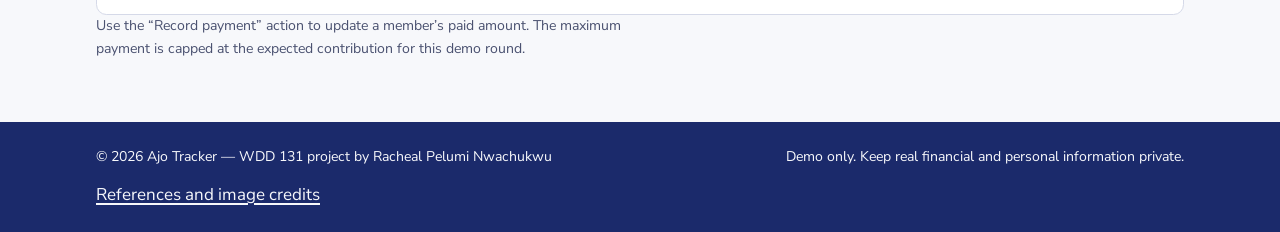
<file: project/members.html>
<!DOCTYPE html>
<html lang="en">
<head>
  <meta charset="utf-8">
  <meta name="viewport" content="width=device-width, initial-scale=1">
  <meta name="description" content="Add savings group members and record contributions with Ajo Tracker.">
  <meta name="author" content="Racheal Pelumi Nwachukwu">
  <title>Ajo Tracker | Member Tracker</title>

  <link rel="preconnect" href="https://fonts.googleapis.com">
  <link rel="preconnect" href="https://fonts.gstatic.com" crossorigin>
  <link href="https://fonts.googleapis.com/css2?family=Bricolage+Grotesque:opsz,wght@12..96,700&family=Nunito+Sans:wght@400;700&display=swap" rel="stylesheet">

  <link rel="stylesheet" href="styles/ajo-tracker.css">
  <script src="scripts/ajo-tracker.js" defer></script>
</head>

<body data-page="members">
  <a class="skip" href="#main">Skip to main content</a>

  <header class="site-header">
    <div class="wrap header-inner">
      <a class="brand" href="index.html" aria-label="Ajo Tracker home">
        <svg class="logo" viewBox="0 0 120 120" role="img" aria-label="A ring of six savings group members">
          <circle cx="60" cy="60" r="40" fill="none" stroke="#f7f8fb" stroke-width="3"/>
          <circle cx="60" cy="20" r="11" fill="#f2b632"/>
          <circle cx="94.6" cy="40" r="9" fill="#f7f8fb"/>
          <circle cx="94.6" cy="80" r="9" fill="#f7f8fb"/>
          <circle cx="60" cy="100" r="9" fill="#f7f8fb"/>
          <circle cx="25.4" cy="80" r="9" fill="#f7f8fb"/>
          <circle cx="25.4" cy="40" r="9" fill="#f7f8fb"/>
        </svg>

        <span>
          <span class="brand-name">Ajo Tracker</span>
          <span class="brand-tagline">Small contributions. Shared progress.</span>
        </span>
      </a>

      <button class="menu-toggle" type="button" aria-expanded="false" aria-controls="primary-nav">
        Menu
      </button>

      <nav class="primary-nav" id="primary-nav" aria-label="Main navigation">
        <a href="index.html">Home</a>
        <a href="members.html" aria-current="page">Member tracker</a>
        <a href="schedule.html">Payout schedule</a>
      </nav>
    </div>
  </header>

  <main id="main" class="wrap page-content">
    <section class="page-intro">
      <p class="eyebrow">Member records</p>
      <h1>Member tracker</h1>
      <p>
        Add group members, set the contribution expected from each person per round,
        and record the amount paid. The totals and payout schedule update automatically.
      </p>
    </section>

    <section class="summary-grid compact-summary" aria-label="Contribution totals">
      <article class="summary-card">
        <h2 class="summary-label">Received</h2>
        <p class="summary-value" id="total-contributions">₦0</p>
      </article>

      <article class="summary-card">
        <h2 class="summary-label">Outstanding</h2>
        <p class="summary-value" id="total-outstanding">₦0</p>
      </article>

      <article class="summary-card">
        <h2 class="summary-label">Members</h2>
        <p class="summary-value" id="member-count">0</p>
      </article>
    </section>

    <section class="form-layout">
      <div class="content-panel">
        <p class="eyebrow">Add to your group</p>
        <h2>Add a member</h2>

        <form id="member-form">
          <div class="form-field">
            <label for="member-name">
              Member name <span aria-hidden="true">*</span>
            </label>
            <input
              id="member-name"
              name="memberName"
              type="text"
              autocomplete="name"
              maxlength="70"
              required
            >
          </div>

          <div class="form-field">
            <label for="member-contact">Contact detail (optional)</label>
            <input
              id="member-contact"
              name="memberContact"
              type="text"
              maxlength="80"
              autocomplete="off"
              aria-describedby="contact-help"
            >
            <small id="contact-help">
              Use a nickname or a demo contact. Do not enter sensitive information.
            </small>
          </div>

          <div class="form-field">
            <label for="expected-amount">
              Expected contribution per round (₦) <span aria-hidden="true">*</span>
            </label>
            <input
              id="expected-amount"
              name="expectedAmount"
              type="number"
              min="1"
              max="100000000"
              step="1"
              required
            >
          </div>

          <div class="form-field">
            <label for="paid-amount">Amount paid so far (₦)</label>
            <input
              id="paid-amount"
              name="paidAmount"
              type="number"
              min="0"
              max="100000000"
              step="1"
              value="0"
            >
          </div>

          <button class="button" type="submit">Add member</button>
          <p id="form-message" class="form-message" role="status" aria-live="polite"></p>
        </form>
      </div>

      <aside class="content-panel helper-panel">
        <h2>How totals work</h2>
        <p>
          <strong>Received:</strong> the sum of the payments recorded for all members.
        </p>
        <p>
          <strong>Outstanding:</strong> the difference between each member’s expected
          contribution and their payment, never below zero.
        </p>
        <p>
          <strong>Rotation:</strong> members are listed in the order they were added.
          You can change the order on the payout schedule page.
        </p>

        <button class="button button-secondary button-small" id="reset-demo" type="button">
          Restore sample data
        </button>

        <p class="muted small">
          This removes the current browser’s saved demo records and restores the original sample group.
        </p>
      </aside>
    </section>

    <section aria-labelledby="members-table-title">
      <div class="section-heading">
        <div>
          <p class="eyebrow">Group register</p>
          <h2 id="members-table-title">Members and payments</h2>
        </div>

        <label class="search-label" for="member-search">
          Search members
          <input id="member-search" type="search" placeholder="Type a name…">
        </label>
      </div>

      <div class="table-wrap">
        <table>
          <caption>
            Members, expected contribution, amount paid, balance, and actions
          </caption>
          <thead>
            <tr>
              <th scope="col">Member</th>
              <th scope="col">Expected</th>
              <th scope="col">Paid</th>
              <th scope="col">Outstanding</th>
              <th scope="col">Status</th>
              <th scope="col">Actions</th>
            </tr>
          </thead>
          <tbody id="members-table-body">
            <tr>
              <td colspan="6">Loading member records…</td>
            </tr>
          </tbody>
        </table>
      </div>

      <p class="muted small">
        Use the “Record payment” action to update a member’s paid amount.
        The maximum payment is capped at the expected contribution for this demo round.
      </p>
    </section>
  </main>

  <footer class="site-footer">
    <div class="wrap footer-inner">
      <p>
        © <span id="current-year">2026</span>
        Ajo Tracker — WDD 131 project by Racheal Pelumi Nwachukwu
      </p>
      <p>Demo only. Keep real financial and personal information private.</p>
      <a href="references.html">References and image credits</a>
    </div>
  </footer>
</body>
</html>
</file>
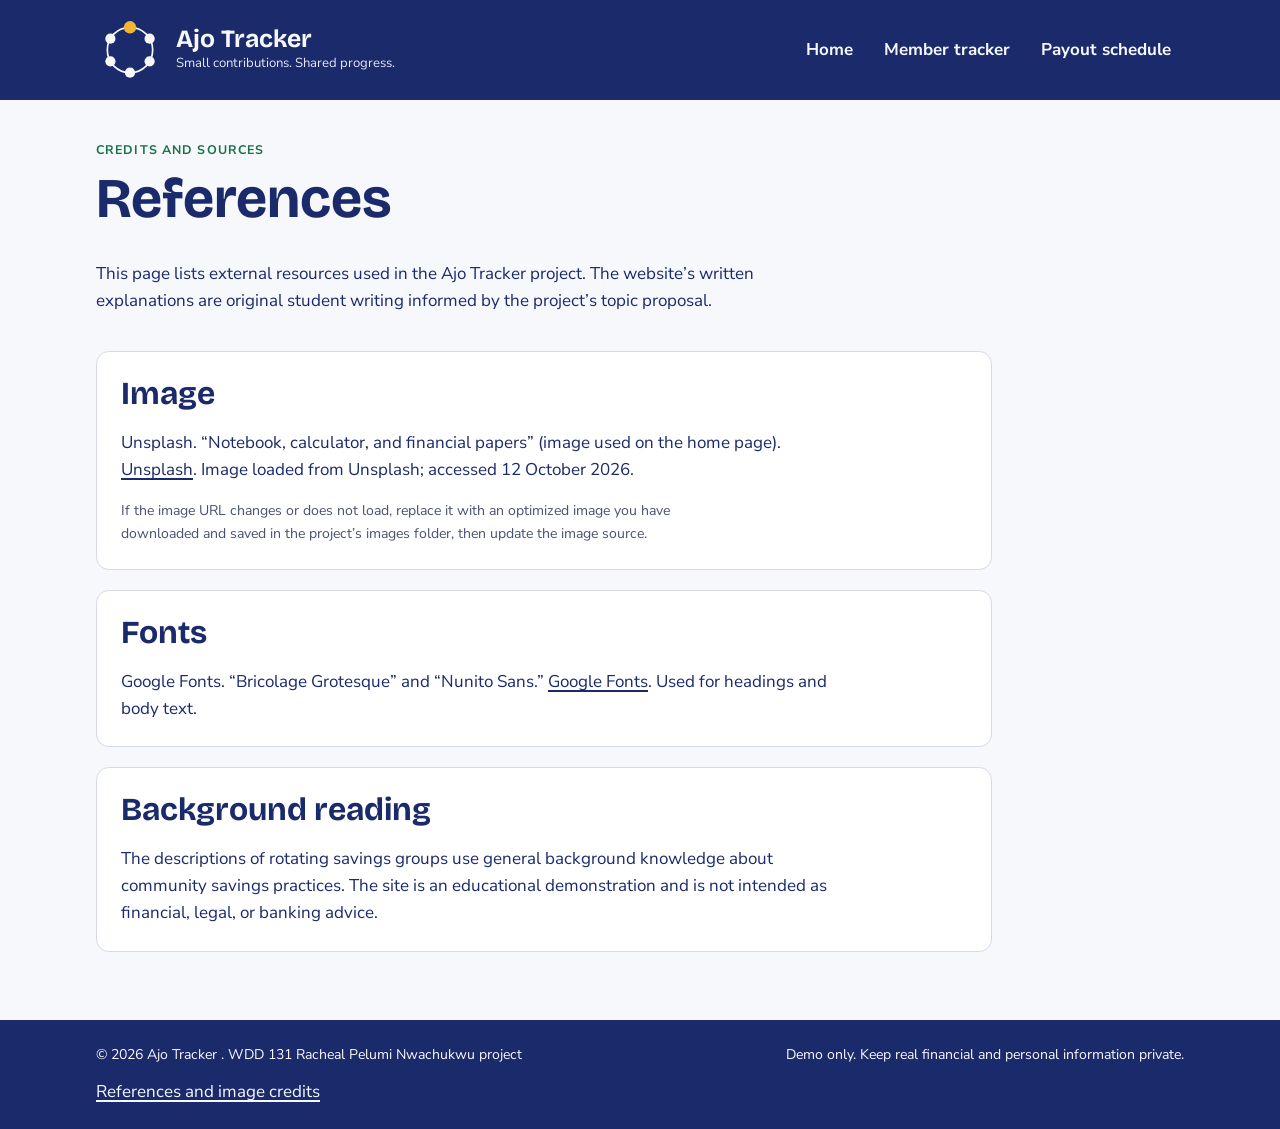
<file: project/references.html>
<!DOCTYPE html>
<html lang="en">
<head>
  <meta charset="utf-8">
  <meta name="viewport" content="width=device-width, initial-scale=1">
  <meta name="description" content="References and credits for the Ajo Tracker student website.">
  <meta name="author" content="Racheal Pelumi Nwachukwu">
  <title>Ajo Tracker | References</title>
  <link rel="preconnect" href="https://fonts.googleapis.com">
  <link rel="preconnect" href="https://fonts.gstatic.com" crossorigin>
  <link href="https://fonts.googleapis.com/css2?family=Bricolage+Grotesque:opsz,wght@12..96,700&family=Nunito+Sans:wght@400;700&display=swap" rel="stylesheet">
  <link rel="stylesheet" href="styles/ajo-tracker.css">
  <script src="scripts/ajo-tracker.js" defer></script>
</head>
<body data-page="references">
  <a class="skip" href="#main">Skip to main content</a>
  <header class="site-header">
    <div class="wrap header-inner">
      <a class="brand" href="index.html" aria-label="Ajo Tracker home">
        <svg class="logo" viewBox="0 0 120 120" role="img" aria-label="A ring of six savings group members">
          <circle cx="60" cy="60" r="40" fill="none" stroke="#f7f8fb" stroke-width="3"/><circle cx="60" cy="20" r="11" fill="#f2b632"/><circle cx="94.6" cy="40" r="9" fill="#f7f8fb"/><circle cx="94.6" cy="80" r="9" fill="#f7f8fb"/><circle cx="60" cy="100" r="9" fill="#f7f8fb"/><circle cx="25.4" cy="80" r="9" fill="#f7f8fb"/><circle cx="25.4" cy="40" r="9" fill="#f7f8fb"/>
        </svg>
        <span><span class="brand-name">Ajo Tracker</span><span class="brand-tagline">Small contributions. Shared progress.</span></span>
      </a>
      <button class="menu-toggle" type="button" aria-expanded="false" aria-controls="primary-nav">Menu</button>
      <nav class="primary-nav" id="primary-nav" aria-label="Main navigation">
        <a href="index.html">Home</a><a href="members.html">Member tracker</a><a href="schedule.html">Payout schedule</a>
      </nav>
    </div>
  </header>
  <main id="main" class="wrap page-content">
    <section class="page-intro">
      <p class="eyebrow">Credits and sources</p>
      <h1>References</h1>
      <p>This page lists external resources used in the Ajo Tracker project. The website’s written explanations are original student writing informed by the project’s topic proposal.</p>
    </section>
    <section class="content-panel reference-list">
      <h2>Image</h2>
      <p>Unsplash. “Notebook, calculator, and financial papers” (image used on the home page). <a href="https://unsplash.com/photos/us-dollars-in-calculator-and-pen-at-work-in-the-office-concept-mjp1bMW9m_Y" target="_blank" rel="noopener noreferrer">Unsplash</a>. Image loaded from Unsplash; accessed 12 October 2026.</p>
      <p class="small muted">If the image URL changes or does not load, replace it with an optimized image you have downloaded and saved in the project’s images folder, then update the image source.</p>
    </section>
    <section class="content-panel reference-list">
      <h2>Fonts</h2>
      <p>Google Fonts. “Bricolage Grotesque” and “Nunito Sans.” <a href="https://fonts.google.com/" target="_blank" rel="noopener noreferrer">Google Fonts</a>. Used for headings and body text.</p>
    </section>
    <section class="content-panel reference-list">
      <h2>Background reading</h2>
      <p>The descriptions of rotating savings groups use general background knowledge about community savings practices. The site is an educational demonstration and is not intended as financial, legal, or banking advice.</p>
    </section>
  </main>
  <footer class="site-footer"><div class="wrap footer-inner"><p>© <span id="current-year">2026</span> Ajo Tracker . WDD 131 Racheal Pelumi Nwachukwu project</p><p>Demo only. Keep real financial and personal information private.</p><a href="references.html" aria-current="page">References and image credits</a></div></footer>
</body>
</html>
</file>
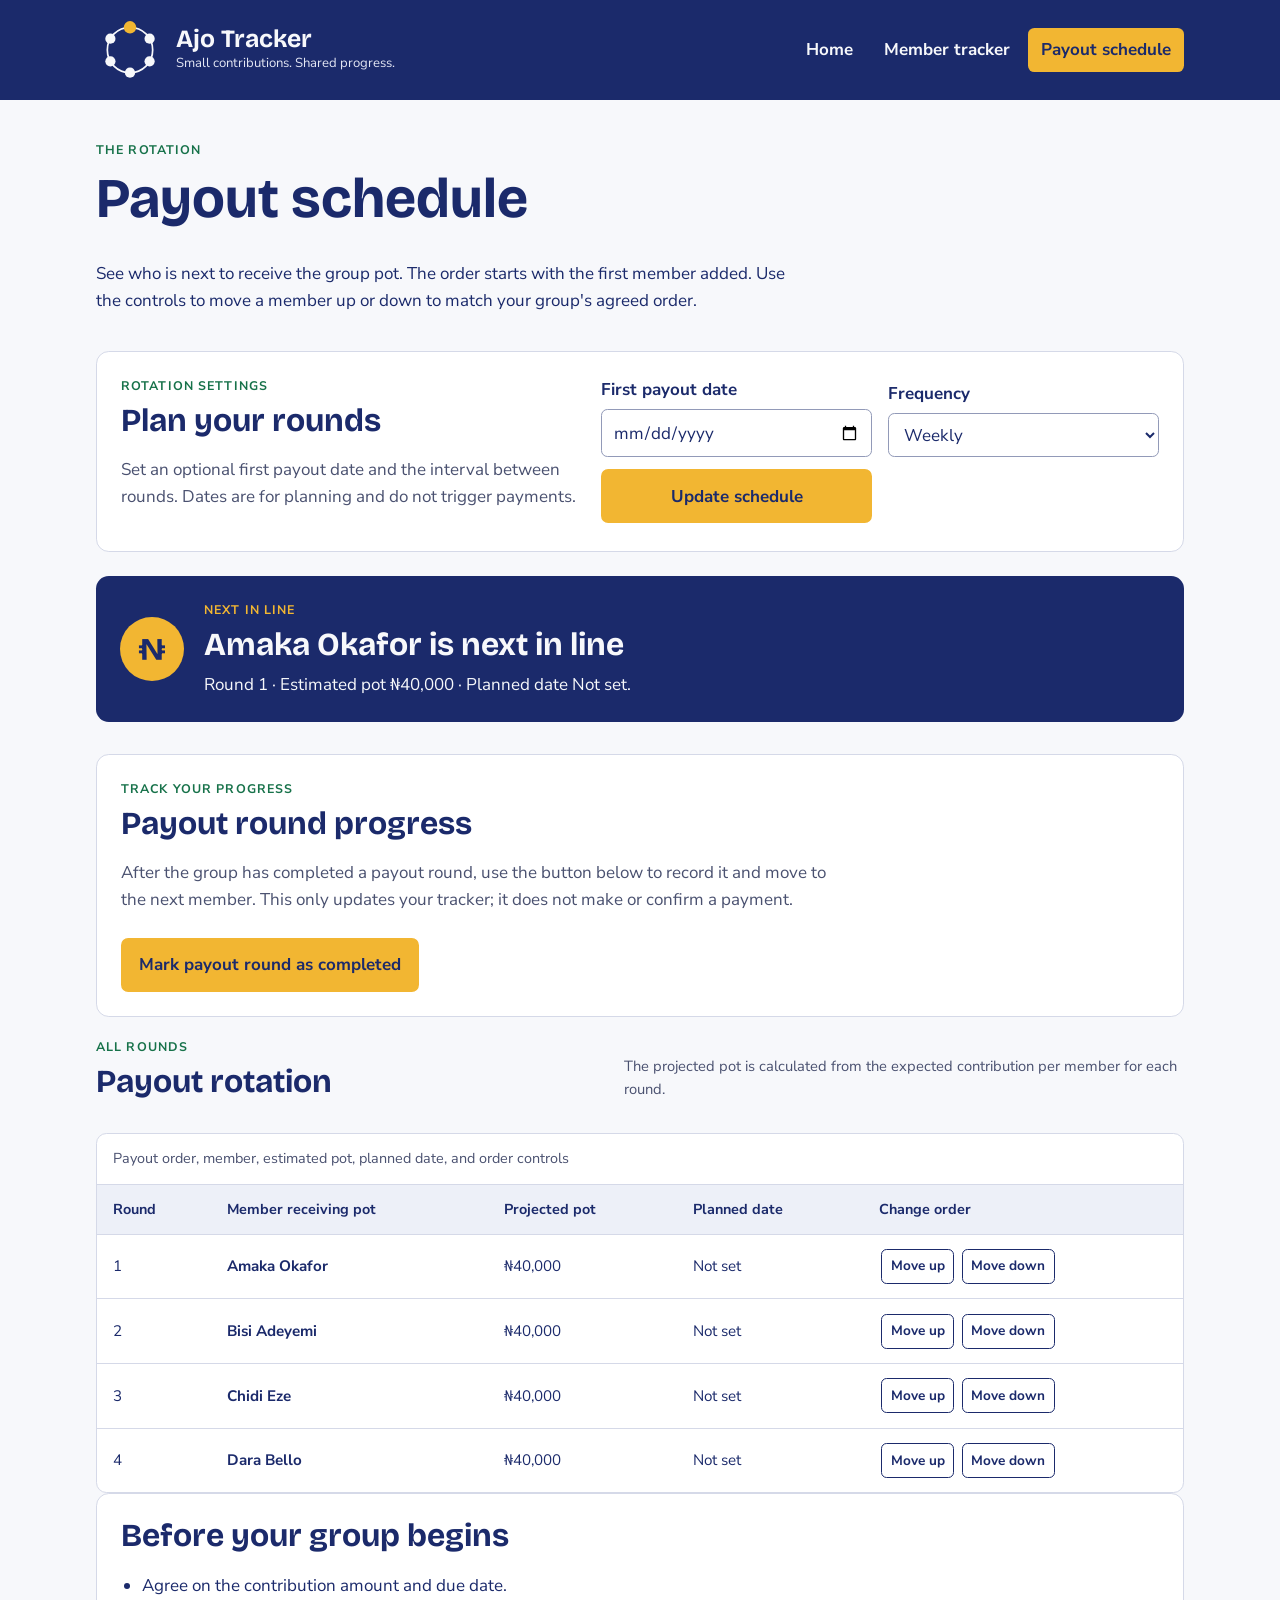
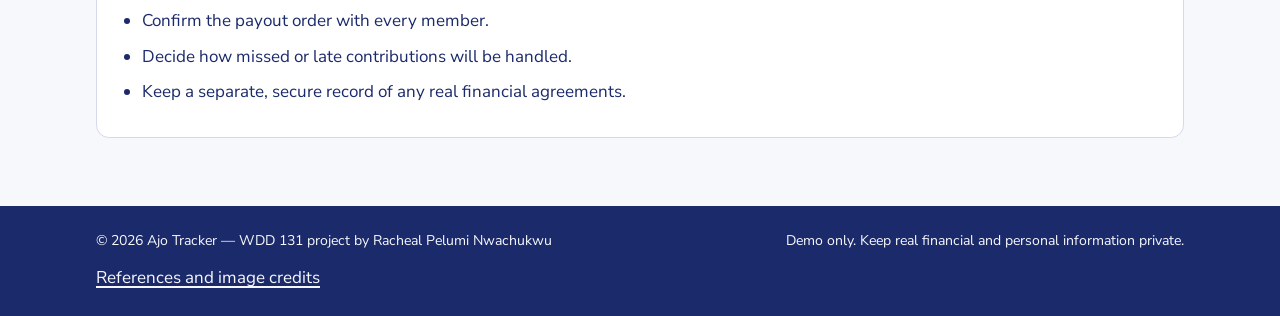
<file: project/schedule.html>
<!DOCTYPE html>
<html lang="en">
<head>
  <meta charset="utf-8">
  <meta name="viewport" content="width=device-width, initial-scale=1">
  <meta name="description" content="View and manage a rotating savings group payout order with Ajo Tracker.">
  <meta name="author" content="Racheal Pelumi Nwachukwu">
  <title>Ajo Tracker | Payout Schedule</title>

  <link rel="preconnect" href="https://fonts.googleapis.com">
  <link rel="preconnect" href="https://fonts.gstatic.com" crossorigin>
  <link href="https://fonts.googleapis.com/css2?family=Bricolage+Grotesque:opsz,wght@12..96,700&family=Nunito+Sans:wght@400;700&display=swap" rel="stylesheet">

  <link rel="stylesheet" href="styles/ajo-tracker.css">
  <script src="scripts/ajo-tracker.js" defer></script>
</head>

<body data-page="schedule">
  <a class="skip" href="#main">Skip to main content</a>

  <header class="site-header">
    <div class="wrap header-inner">
      <a class="brand" href="index.html" aria-label="Ajo Tracker home">
        <svg class="logo" viewBox="0 0 120 120" role="img" aria-label="A ring of six savings group members">
          <circle cx="60" cy="60" r="40" fill="none" stroke="#f7f8fb" stroke-width="3"/>
          <circle cx="60" cy="20" r="11" fill="#f2b632"/>
          <circle cx="94.6" cy="40" r="9" fill="#f7f8fb"/>
          <circle cx="94.6" cy="80" r="9" fill="#f7f8fb"/>
          <circle cx="60" cy="100" r="9" fill="#f7f8fb"/>
          <circle cx="25.4" cy="80" r="9" fill="#f7f8fb"/>
          <circle cx="25.4" cy="40" r="9" fill="#f7f8fb"/>
        </svg>

        <span>
          <span class="brand-name">Ajo Tracker</span>
          <span class="brand-tagline">Small contributions. Shared progress.</span>
        </span>
      </a>

      <button
        class="menu-toggle"
        type="button"
        aria-expanded="false"
        aria-controls="primary-nav"
      >
        Menu
      </button>

      <nav class="primary-nav" id="primary-nav" aria-label="Main navigation">
        <a href="index.html">Home</a>
        <a href="members.html">Member tracker</a>
        <a href="schedule.html" aria-current="page">Payout schedule</a>
      </nav>
    </div>
  </header>

  <main id="main" class="wrap page-content">
    <section class="page-intro">
      <p class="eyebrow">The rotation</p>
      <h1>Payout schedule</h1>
      <p>
        See who is next to receive the group pot. The order starts with the
        first member added. Use the controls to move a member up or down to
        match your group's agreed order.
      </p>
    </section>

    <section class="schedule-controls content-panel">
      <div>
        <p class="eyebrow">Rotation settings</p>
        <h2>Plan your rounds</h2>
        <p class="muted">
          Set an optional first payout date and the interval between rounds.
          Dates are for planning and do not trigger payments.
        </p>
      </div>

      <form id="schedule-settings-form" class="settings-form">
        <div class="form-field">
          <label for="first-payout-date">First payout date</label>
          <input
            id="first-payout-date"
            name="firstPayoutDate"
            type="date"
          >
        </div>

        <div class="form-field">
          <label for="round-frequency">Frequency</label>
          <select id="round-frequency" name="roundFrequency">
            <option value="7">Weekly</option>
            <option value="14">Every two weeks</option>
            <option value="30">Monthly (30 days)</option>
          </select>
        </div>

        <button class="button" type="submit">Update schedule</button>

        <p
          id="schedule-message"
          class="form-message"
          role="status"
          aria-live="polite"
        ></p>
      </form>
    </section>

    <section class="payout-highlight" aria-labelledby="next-payout-heading">
      <div class="payout-icon" aria-hidden="true">₦</div>

      <div>
        <p class="eyebrow">Next in line</p>
        <h2 id="next-payout-heading">Add members to build your schedule</h2>
        <p id="next-payout-summary">
          Your payout rotation will appear here.
        </p>
      </div>
    </section>

    <section class="content-panel" aria-labelledby="completed-round-heading">
      <p class="eyebrow">Track your progress</p>
      <h2 id="completed-round-heading">Payout round progress</h2>
      <p class="muted">
        After the group has completed a payout round, use the button below
        to record it and move to the next member. This only updates your
        tracker; it does not make or confirm a payment.
      </p>

      <button
        class="button"
        id="complete-payout-round"
        type="button"
      >
        Mark payout round as completed
      </button>
    </section>

    <section aria-labelledby="schedule-table-title">
      <div class="section-heading">
        <div>
          <p class="eyebrow">All rounds</p>
          <h2 id="schedule-table-title">Payout rotation</h2>
        </div>

        <p class="muted">
          The projected pot is calculated from the expected contribution
          per member for each round.
        </p>
      </div>

      <div class="table-wrap">
        <table>
          <caption>
            Payout order, member, estimated pot, planned date, and order controls
          </caption>

          <thead>
            <tr>
              <th scope="col">Round</th>
              <th scope="col">Member receiving pot</th>
              <th scope="col">Projected pot</th>
              <th scope="col">Planned date</th>
              <th scope="col">Change order</th>
            </tr>
          </thead>

          <tbody id="schedule-table-body">
            <tr>
              <td colspan="5">Add members to see the payout schedule.</td>
            </tr>
          </tbody>
        </table>
      </div>

      <p id="schedule-empty-note" class="muted small">
        To add members, visit the
        <a href="members.html">Member Tracker</a>.
      </p>
    </section>

    <section class="content-panel">
      <h2>Before your group begins</h2>
      <ul class="check-list">
        <li>Agree on the contribution amount and due date.</li>
        <li>Confirm the payout order with every member.</li>
        <li>Decide how missed or late contributions will be handled.</li>
        <li>Keep a separate, secure record of any real financial agreements.</li>
      </ul>
    </section>
  </main>

  <footer class="site-footer">
    <div class="wrap footer-inner">
      <p>
        © <span id="current-year">2026</span> Ajo Tracker —
        WDD 131 project by Racheal Pelumi Nwachukwu
      </p>
      <p>Demo only. Keep real financial and personal information private.</p>
      <a href="references.html">References and image credits</a>
    </div>
  </footer>
</body>
</html>
</file>
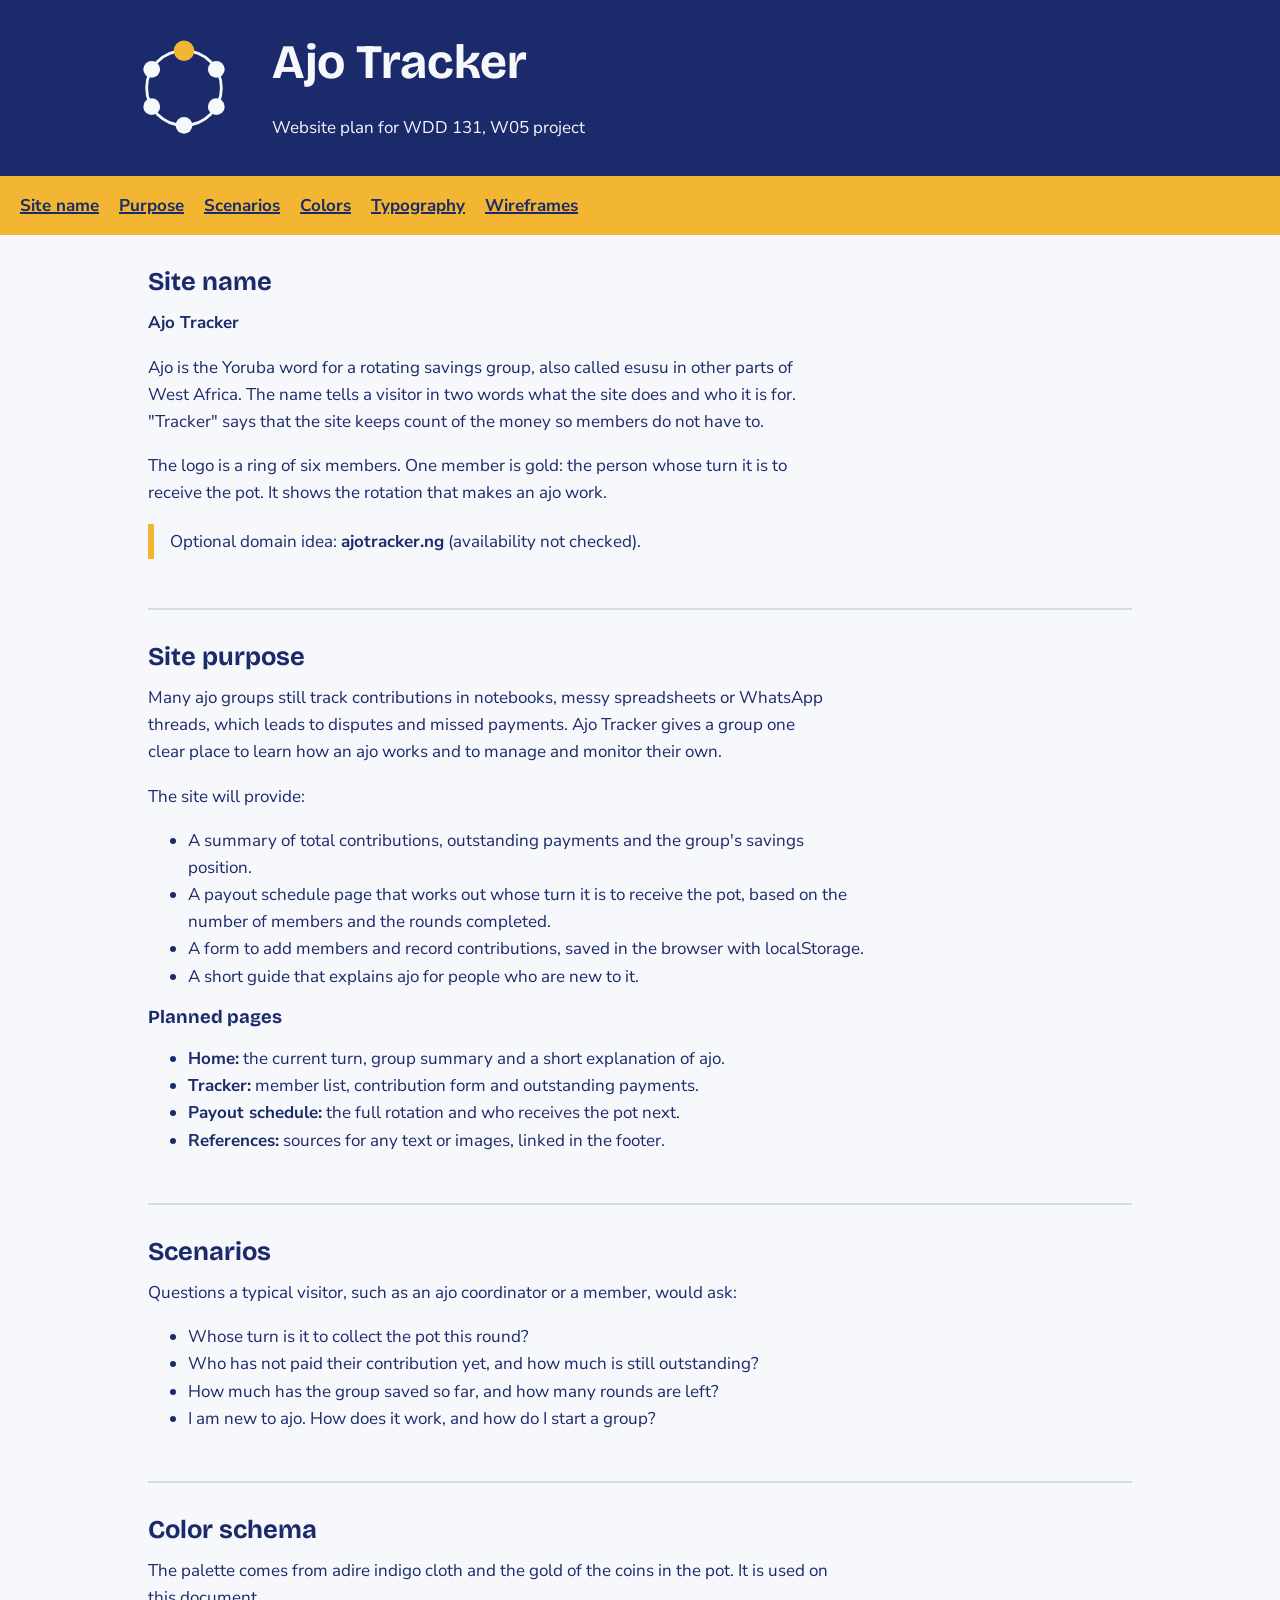
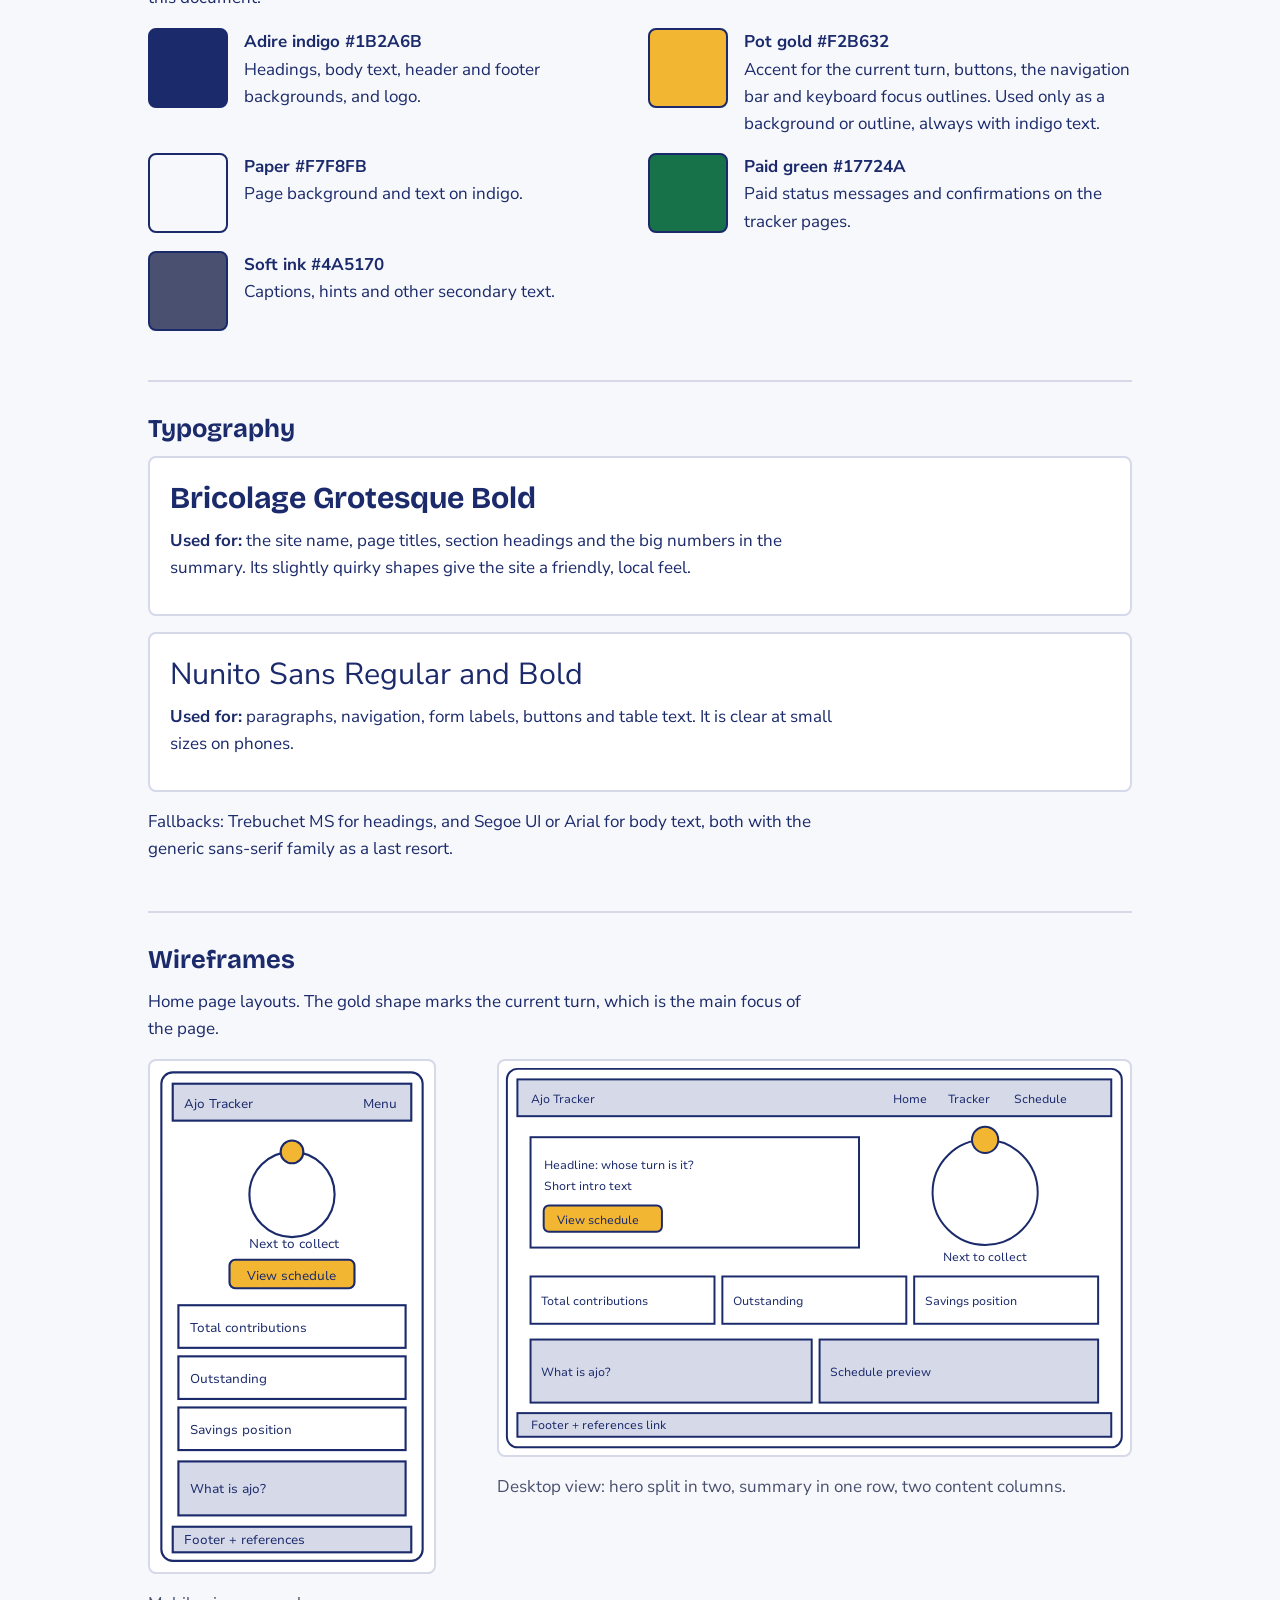
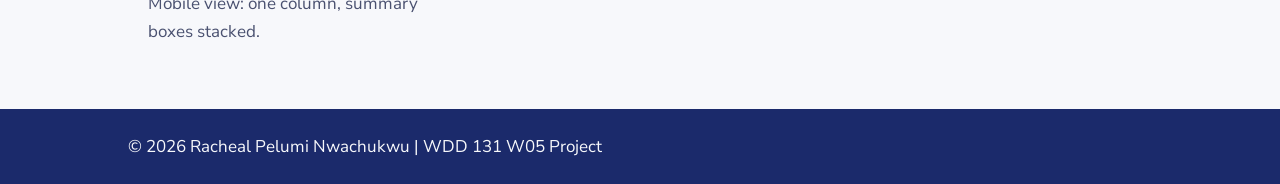
<file: project/siteplan.html>
<!DOCTYPE html>
<html lang="en">
<head>
  <meta charset="utf-8">
  <meta name="viewport" content="width=device-width, initial-scale=1">
  <meta name="author" content="Racheal Pelumi Nwachukwu">
  <title>Ajo Tracker | Website Plan</title>
  <meta name="description" content="Website plan for Ajo Tracker, a digital contribution tracker for ajo (esusu) savings groups: name, purpose, scenarios, colors, fonts and wireframes.">
  <link rel="preconnect" href="https://fonts.googleapis.com">
  <link rel="preconnect" href="https://fonts.gstatic.com" crossorigin>
  <link href="https://fonts.googleapis.com/css2?family=Bricolage+Grotesque:opsz,wght@12..96,700&amp;family=Nunito+Sans:wght@400;700&amp;display=swap" rel="stylesheet">
  <link rel="stylesheet" href="styles/styles.css">
</head>
<body>
  <a class="skip" href="#main">Skip to main content</a>

  <header>
    <div class="wrap">
      <svg class="logo" viewBox="0 0 120 120" role="img" aria-label="Ajo Tracker logo: a ring of six members with one gold member whose turn it is to receive the pot">
        <circle cx="60" cy="60" r="40" fill="none" stroke="#f7f8fb" stroke-width="3"/>
        <circle cx="60" cy="20" r="11" fill="#f2b632"/>
        <circle cx="94.6" cy="40" r="9" fill="#f7f8fb"/>
        <circle cx="94.6" cy="80" r="9" fill="#f7f8fb"/>
        <circle cx="60" cy="100" r="9" fill="#f7f8fb"/>
        <circle cx="25.4" cy="80" r="9" fill="#f7f8fb"/>
        <circle cx="25.4" cy="40" r="9" fill="#f7f8fb"/>
      </svg>
      <div>
        <h1>Ajo Tracker</h1>
        <p>Website plan for WDD 131, W05 project</p>
      </div>
    </div>
  </header>

  <nav aria-label="Sections of this plan">
    <ul class="toc">
      <li><a href="#name">Site name</a></li>
      <li><a href="#purpose">Purpose</a></li>
      <li><a href="#scenarios">Scenarios</a></li>
      <li><a href="#colors">Colors</a></li>
      <li><a href="#type">Typography</a></li>
      <li><a href="#wireframes">Wireframes</a></li>
    </ul>
  </nav>

  <main id="main">
    <section id="name">
      <h2>Site name</h2>
      <p><strong>Ajo Tracker</strong></p>
      <p>Ajo is the Yoruba word for a rotating savings group, also called esusu in other parts of West Africa. The name tells a visitor in two words what the site does and who it is for. "Tracker" says that the site keeps count of the money so members do not have to.</p>
      <p>The logo is a ring of six members. One member is gold: the person whose turn it is to receive the pot. It shows the rotation that makes an ajo work.</p>
      <p class="note">Optional domain idea: <strong>ajotracker.ng</strong> (availability not checked).</p>
    </section>

    <section id="purpose">
      <h2>Site purpose</h2>
      <p>Many ajo groups still track contributions in notebooks, messy spreadsheets or WhatsApp threads, which leads to disputes and missed payments. Ajo Tracker gives a group one clear place to learn how an ajo works and to manage and monitor their own.</p>
      <p>The site will provide:</p>
      <ul>
        <li>A summary of total contributions, outstanding payments and the group's savings position.</li>
        <li>A payout schedule page that works out whose turn it is to receive the pot, based on the number of members and the rounds completed.</li>
        <li>A form to add members and record contributions, saved in the browser with localStorage.</li>
        <li>A short guide that explains ajo for people who are new to it.</li>
      </ul>
      <h3>Planned pages</h3>
      <ul>
        <li><strong>Home:</strong> the current turn, group summary and a short explanation of ajo.</li>
        <li><strong>Tracker:</strong> member list, contribution form and outstanding payments.</li>
        <li><strong>Payout schedule:</strong> the full rotation and who receives the pot next.</li>
        <li><strong>References:</strong> sources for any text or images, linked in the footer.</li>
      </ul>
    </section>

    <section id="scenarios">
      <h2>Scenarios</h2>
      <p>Questions a typical visitor, such as an ajo coordinator or a member, would ask:</p>
      <ul>
        <li>Whose turn is it to collect the pot this round?</li>
        <li>Who has not paid their contribution yet, and how much is still outstanding?</li>
        <li>How much has the group saved so far, and how many rounds are left?</li>
        <li>I am new to ajo. How does it work, and how do I start a group?</li>
      </ul>
    </section>

    <section id="colors">
      <h2>Color schema</h2>
      <p>The palette comes from adire indigo cloth and the gold of the coins in the pot. It is used on this document.</p>
      <ul class="swatches">
        <li>
          <span class="chip indigo" role="img" aria-label="Indigo swatch"></span>
          <span><strong>Adire indigo #1B2A6B</strong><br>Headings, body text, header and footer backgrounds, and logo.</span>
        </li>
        <li>
          <span class="chip gold" role="img" aria-label="Gold swatch"></span>
          <span><strong>Pot gold #F2B632</strong><br>Accent for the current turn, buttons, the navigation bar and keyboard focus outlines. Used only as a background or outline, always with indigo text.</span>
        </li>
        <li>
          <span class="chip paper" role="img" aria-label="Paper white swatch"></span>
          <span><strong>Paper #F7F8FB</strong><br>Page background and text on indigo.</span>
        </li>
        <li>
          <span class="chip green" role="img" aria-label="Green swatch"></span>
          <span><strong>Paid green #17724A</strong><br>Paid status messages and confirmations on the tracker pages.</span>
        </li>
        <li>
          <span class="chip soft" role="img" aria-label="Muted indigo-grey swatch"></span>
          <span><strong>Soft ink #4A5170</strong><br>Captions, hints and other secondary text.</span>
        </li>
      </ul>
    </section>

    <section id="type">
      <h2>Typography</h2>
      <div class="font-sample">
        <p class="big head-font">Bricolage Grotesque Bold</p>
        <p><strong>Used for:</strong> the site name, page titles, section headings and the big numbers in the summary. Its slightly quirky shapes give the site a friendly, local feel.</p>
      </div>
      <div class="font-sample">
        <p class="big body-font">Nunito Sans Regular and Bold</p>
        <p><strong>Used for:</strong> paragraphs, navigation, form labels, buttons and table text. It is clear at small sizes on phones.</p>
      </div>
      <p>Fallbacks: Trebuchet MS for headings, and Segoe UI or Arial for body text, both with the generic sans-serif family as a last resort.</p>
    </section>

    <section id="wireframes">
      <h2>Wireframes</h2>
      <p>Home page layouts. The gold shape marks the current turn, which is the main focus of the page.</p>
      <div class="wires">
        <figure class="wire-mobile">
          <svg viewBox="0 0 200 360" role="img" aria-label="Mobile wireframe: header with menu button, a ring showing the current turn with a view schedule button, three stacked summary boxes, a short explanation block and a footer">
            <rect class="wf-box" x="8" y="8" width="184" height="344" rx="8"/>
            <rect class="wf-fill" x="16" y="16" width="168" height="26"/>
            <text class="wf-text" x="24" y="33">Ajo Tracker</text>
            <text class="wf-text" x="150" y="33">Menu</text>
            <circle class="wf-box" cx="100" cy="94" r="30"/>
            <circle class="wf-gold" cx="100" cy="64" r="8"/>
            <text class="wf-text" x="70" y="132">Next to collect</text>
            <rect class="wf-gold" x="56" y="140" width="88" height="20" rx="4"/>
            <text class="wf-text" x="68" y="154">View schedule</text>
            <rect class="wf-box" x="20" y="172" width="160" height="30"/>
            <text class="wf-text" x="28" y="191">Total contributions</text>
            <rect class="wf-box" x="20" y="208" width="160" height="30"/>
            <text class="wf-text" x="28" y="227">Outstanding</text>
            <rect class="wf-box" x="20" y="244" width="160" height="30"/>
            <text class="wf-text" x="28" y="263">Savings position</text>
            <rect class="wf-fill" x="20" y="282" width="160" height="38"/>
            <text class="wf-text" x="28" y="304">What is ajo?</text>
            <rect class="wf-fill" x="16" y="328" width="168" height="18"/>
            <text class="wf-text" x="24" y="340">Footer + references</text>
          </svg>
          <figcaption>Mobile view: one column, summary boxes stacked.</figcaption>
        </figure>

        <figure>
          <svg viewBox="0 0 480 300" role="img" aria-label="Desktop wireframe: header with navigation links, hero with text and button on the left and the turn ring on the right, a row of three summary boxes, two columns for the guide and schedule preview, and a footer">
            <rect class="wf-box" x="6" y="6" width="468" height="288" rx="8"/>
            <rect class="wf-fill" x="14" y="14" width="452" height="28"/>
            <text class="wf-text" x="24" y="32">Ajo Tracker</text>
            <text class="wf-text" x="300" y="32">Home</text>
            <text class="wf-text" x="342" y="32">Tracker</text>
            <text class="wf-text" x="392" y="32">Schedule</text>
            <rect class="wf-box" x="24" y="58" width="250" height="84"/>
            <text class="wf-text" x="34" y="82">Headline: whose turn is it?</text>
            <text class="wf-text" x="34" y="98">Short intro text</text>
            <rect class="wf-gold" x="34" y="110" width="90" height="20" rx="4"/>
            <text class="wf-text" x="44" y="124">View schedule</text>
            <circle class="wf-box" cx="370" cy="100" r="40"/>
            <circle class="wf-gold" cx="370" cy="60" r="10"/>
            <text class="wf-text" x="338" y="152">Next to collect</text>
            <rect class="wf-box" x="24" y="164" width="140" height="36"/>
            <text class="wf-text" x="32" y="186">Total contributions</text>
            <rect class="wf-box" x="170" y="164" width="140" height="36"/>
            <text class="wf-text" x="178" y="186">Outstanding</text>
            <rect class="wf-box" x="316" y="164" width="140" height="36"/>
            <text class="wf-text" x="324" y="186">Savings position</text>
            <rect class="wf-fill" x="24" y="212" width="214" height="48"/>
            <text class="wf-text" x="32" y="240">What is ajo?</text>
            <rect class="wf-fill" x="244" y="212" width="212" height="48"/>
            <text class="wf-text" x="252" y="240">Schedule preview</text>
            <rect class="wf-fill" x="14" y="268" width="452" height="18"/>
            <text class="wf-text" x="24" y="280">Footer + references link</text>
          </svg>
          <figcaption>Desktop view: hero split in two, summary in one row, two content columns.</figcaption>
        </figure>
      </div>
    </section>
  </main>

  <footer>
    <p>&copy; 2026 Racheal Pelumi Nwachukwu | WDD 131 W05 Project</p>
  </footer>
</body>
</html>
</file>
<file: styles/base.css>
* {
    box-sizing: border-box;
}

body {
    margin: 0;
    font-family: "Roboto", sans-serif;
    line-height: 1.6;
    color: #222;
    background-color: #f4f6f8;

    display: grid;
    grid-template-rows: auto 1fr auto;
    min-height: 100vh;
}

header {
    background-color: #183153;
    color: white;
}

#course-title {
    display: block;
    max-width: 1000px;
    margin: 0 auto;
    padding: 1.5rem 1rem;
    font-family: "Montserrat", sans-serif;
    font-size: 1.5rem;
    font-weight: 700;
    text-align: center;
}

nav {
    display: flex;
    justify-content: space-around;
    align-items: center;
    background-color: #111f33;
}

nav a {
    flex: 1 1 auto;
    padding: 1rem;
    color: white;
    text-decoration: none;
    text-align: center;
    font-weight: 600;
    transition: background-color 0.3s ease, color 0.3s ease;
}

nav a:hover {
    background-color: #f4b942;
    color: #111f33;
}

main {
    width: min(100% - 2rem, 1000px);
    margin: 2rem auto;
    display: grid;
    grid-template-columns: 1fr 1fr;
    gap: 1.5rem;
}

h1 {
    grid-column: 1 / -1;
    margin: 0;
    font-family: "Montserrat", sans-serif;
    color: #183153;
    text-align: center;
}

.card {
    padding: 1.5rem;
    background-color: white;
    border: 1px solid #d9dee5;
    border-radius: 8px;
    box-shadow: 0 2px 6px rgba(0, 0, 0, 0.08);
}

.card h2 {
    margin-top: 0;
    padding-bottom: 0.5rem;
    border-bottom: 2px solid #f4b942;
    font-family: "Montserrat", sans-serif;
    color: #183153;
}

.card h3 {
    margin-top: 1.5rem;
    margin-bottom: 0.5rem;
    font-family: "Montserrat", sans-serif;
    color: #183153;
    text-align: center;
}

.card img {
    width: 180px;
    height: 180px;
    object-fit: cover;
    float: right;
    margin: 0 0 1rem 1rem;
    border-radius: 6px;
}

.card ul {
    padding-left: 1.5rem;
}

.card li {
    margin-bottom: 0.75rem;
}

.card a {
    color: #0645ad;
}

.card a:hover {
    color: #183153;
}

footer {
    padding: 1.5rem;
    background-color: #183153;
    color: white;
    text-align: center;
}

footer p {
    margin: 0.25rem;
}

#lastModified {
    color: #f4d27a;
}

@media screen and (max-width: 700px) {
    main {
        grid-template-columns: 1fr;
    }

    h1 {
        grid-column: auto;
    }

    nav {
        flex-direction: column;
    }

    nav a {
        width: 100%;
    }

    .card img {
        float: none;
        display: block;
        width: 100%;
        max-width: 300px;
        height: auto;
        margin: 0 auto 1rem;
    }
}
</file>
<file: project/styles/ajo-tracker.css>
:root {
  --indigo: #1b2a6b;
  --gold: #f2b632;
  --paper: #f7f8fb;
  --ink-soft: #4a5170;
  --green: #17724a;
  --line: #d5d9e8;
  --white: #ffffff;
  --danger: #9b2c2c;
  --font-head: "Bricolage Grotesque", "Trebuchet MS", sans-serif;
  --font-body: "Nunito Sans", "Segoe UI", Arial, sans-serif;
}

* {
  box-sizing: border-box;
}

html {
  scroll-behavior: smooth;
}

body {
  margin: 0;
  background: var(--paper);
  color: var(--indigo);
  font-family: var(--font-body);
  font-size: 1.0625rem;
  line-height: 1.6;
}

img {
  display: block;
  max-width: 100%;
  height: auto;
}

h1,
h2,
h3 {
  font-family: var(--font-head);
  line-height: 1.15;
  margin: 0 0 .5em;
}

h1 {
  font-size: clamp(2.1rem, 5vw, 3.5rem);
}

h2 {
  font-size: clamp(1.45rem, 3vw, 2rem);
}

h3 {
  font-size: 1.15rem;
}

p,
li {
  max-width: 72ch;
}

p {
  margin: 0 0 1em;
}

a {
  color: var(--indigo);
  text-decoration-thickness: 2px;
  text-underline-offset: .18em;
}

a:hover {
  text-decoration-thickness: 3px;
}

a:focus-visible,
button:focus-visible,
input:focus-visible,
select:focus-visible {
  outline: 3px solid var(--gold);
  outline-offset: 3px;
}

button,
input,
select {
  font: inherit;
}

button {
  cursor: pointer;
}

.wrap {
  width: min(100% - 2rem, 68rem);
  margin-inline: auto;
}

.skip {
  position: absolute;
  left: -999px;
  top: .5rem;
  z-index: 20;
  background: var(--gold);
  color: var(--indigo);
  padding: .5rem 1rem;
}

.skip:focus {
  left: .5rem;
}

.site-header {
  background: var(--indigo);
  color: var(--paper);
}

.header-inner {
  display: flex;
  flex-wrap: wrap;
  align-items: center;
  justify-content: space-between;
  gap: 1rem;
  padding-block: 1rem;
}

.brand {
  display: flex;
  align-items: center;
  gap: .75rem;
  color: var(--paper);
  text-decoration: none;
  min-width: 0;
}

.logo {
  width: 4.25rem;
  height: 4.25rem;
  flex: 0 0 auto;
}

.brand span {
  display: block;
}

.brand-name {
  font: 700 1.55rem/1.1 var(--font-head);
}

.brand-tagline {
  color: #e4e7f4;
  font-size: .82rem;
}

.primary-nav {
  display: flex;
  align-items: center;
  flex-wrap: wrap;
  gap: .35rem;
}

.primary-nav a {
  color: var(--paper);
  text-decoration: none;
  font-weight: 700;
  padding: .55rem .8rem;
  border-radius: .4rem;
}

.primary-nav a:hover,
.primary-nav a[aria-current="page"] {
  background: var(--gold);
  color: var(--indigo);
}

.menu-toggle {
  display: none;
  border: 2px solid var(--gold);
  color: var(--paper);
  background: transparent;
  padding: .45rem .75rem;
  border-radius: .4rem;
}

.page-content {
  padding-block: 2rem 3rem;
}

.page-intro {
  padding-block: .5rem 1.25rem;
}

.page-intro p:last-child {
  max-width: 70ch;
}

.eyebrow {
  color: var(--green);
  font-size: .78rem;
  font-weight: 700;
  letter-spacing: .09em;
  text-transform: uppercase;
  margin-bottom: .45rem;
}

.hero {
  display: grid;
  grid-template-columns: minmax(0, 1.25fr) minmax(16rem, .75fr);
  gap: 2rem;
  align-items: center;
  padding-block: 1.5rem 2.5rem;
}

.hero-copy > p:not(.eyebrow) {
  font-size: 1.13rem;
  color: var(--ink-soft);
  max-width: 58ch;
}

.button-row {
  display: flex;
  flex-wrap: wrap;
  gap: .75rem;
  margin-top: 1.5rem;
}

.button {
  display: inline-flex;
  justify-content: center;
  align-items: center;
  border: 2px solid var(--gold);
  border-radius: .45rem;
  padding: .7rem 1rem;
  background: var(--gold);
  color: var(--indigo);
  font-weight: 700;
  text-decoration: none;
}

.button:hover {
  filter: brightness(.96);
}

.button-secondary {
  background: transparent;
  border-color: var(--indigo);
}

.button-small {
  padding: .45rem .7rem;
  font-size: .92rem;
}

.turn-card {
  background: var(--white);
  border: 1px solid var(--line);
  border-radius: 1rem;
  padding: 1.5rem;
  text-align: center;
  box-shadow: 0 8px 25px rgb(27 42 107 / 7%);
}

.turn-card h2 {
  font-size: 1.35rem;
}

.turn-name {
  font-size: 1.35rem;
  font-weight: 700;
  margin-bottom: .3rem;
}

.muted,
.summary-note,
small {
  color: var(--ink-soft);
}

.small,
small {
  font-size: .88rem;
}

.turn-ring {
  width: 8.5rem;
  height: 8.5rem;
  border: 3px solid var(--indigo);
  border-radius: 50%;
  position: relative;
  margin: 0 auto 1.25rem;
}

.ring-dot {
  position: absolute;
  width: 1rem;
  height: 1rem;
  background: var(--indigo);
  border: 2px solid var(--white);
  border-radius: 50%;
}

.ring-dot-1 {
  top: -.5rem;
  left: calc(50% - .5rem);
  background: var(--gold);
  width: 1.4rem;
  height: 1.4rem;
}

.ring-dot-2 {
  top: 1.15rem;
  right: .35rem;
}

.ring-dot-3 {
  bottom: 1.15rem;
  right: .35rem;
}

.ring-dot-4 {
  bottom: -.5rem;
  left: calc(50% - .5rem);
}

.ring-dot-5 {
  bottom: 1.15rem;
  left: .35rem;
}

.ring-dot-6 {
  top: 1.15rem;
  left: .35rem;
}

.ring-center {
  position: absolute;
  inset: 0;
  display: grid;
  place-items: center;
  font: 700 1.3rem var(--font-head);
}

.summary-section {
  padding-block: 1.5rem 2rem;
}

.section-heading {
  display: flex;
  align-items: end;
  justify-content: space-between;
  gap: 1.5rem;
  margin-bottom: 1rem;
}

.section-heading > p {
  max-width: 35rem;
  font-size: .92rem;
}

.summary-grid {
  display: grid;
  grid-template-columns: repeat(3, minmax(0, 1fr));
  gap: 1rem;
}

.summary-card {
  background: var(--white);
  border: 1px solid var(--line);
  border-top: 5px solid var(--gold);
  border-radius: .65rem;
  padding: 1.25rem;
  min-width: 0;
}

.summary-label {
  display: block;
  color: var(--ink-soft);
  font-size: .92rem;
  font-weight: 700;
}

.summary-value {
  font: 700 clamp(1.6rem, 3vw, 2.15rem)/1.2 var(--font-head);
  margin: .45rem 0;
  overflow-wrap: anywhere;
}

.summary-note {
  font-size: .85rem;
  margin: 0;
}

.compact-summary {
  margin-block: .5rem 2rem;
}

.compact-summary .summary-card {
  padding: 1rem;
}

.content-grid {
  display: grid;
  grid-template-columns: 1fr 1fr;
  gap: 1.25rem;
  padding-block: 1rem 2rem;
}

.content-panel {
  background: var(--white);
  border: 1px solid var(--line);
  border-radius: .8rem;
  padding: clamp(1rem, 3vw, 1.5rem);
  margin-bottom: 1.25rem;
  min-width: 0;
}

.content-panel > :last-child {
  margin-bottom: 0;
}

.steps {
  padding-left: 1.25rem;
}

.steps li {
  padding-left: .25rem;
  margin-bottom: .75rem;
}

.notice {
  border-left: 5px solid var(--gold);
  background: #fff9e9;
  padding: .85rem 1rem;
  font-size: .92rem;
}

.schedule-preview {
  display: grid;
  gap: .6rem;
  margin-bottom: 1rem;
}

.preview-row {
  display: flex;
  align-items: center;
  justify-content: space-between;
  gap: .75rem;
  border-bottom: 1px solid var(--line);
  padding: .65rem 0;
}

.preview-row:last-child {
  border-bottom: 0;
}

.preview-round {
  font-size: .82rem;
  color: var(--ink-soft);
}

.text-link {
  font-weight: 700;
}

.empty-state {
  padding: 1rem;
  background: var(--paper);
  border-radius: .5rem;
  color: var(--ink-soft);
}

.image-feature {
  display: grid;
  grid-template-columns: 1fr 1fr;
  align-items: center;
  gap: 2rem;
  padding-block: 1.5rem;
}

.image-feature img {
  width: 100%;
  aspect-ratio: 10 / 7;
  object-fit: cover;
  border-radius: .8rem;
  border: 1px solid var(--line);
}

.form-layout {
  display: grid;
  grid-template-columns: minmax(0, 1.2fr) minmax(16rem, .8fr);
  gap: 1.25rem;
  align-items: start;
}

.form-field {
  display: grid;
  gap: .35rem;
  margin-bottom: 1rem;
}

.form-field label,
.search-label {
  font-weight: 700;
}

input,
select {
  width: 100%;
  min-height: 2.8rem;
  border: 1px solid #929ab8;
  border-radius: .4rem;
  padding: .55rem .7rem;
  color: var(--indigo);
  background: var(--white);
}

input:invalid:not(:placeholder-shown) {
  border-color: var(--danger);
}

/* Form and schedule messages */
.form-message {
  margin: .75rem 0 0;
  font-weight: 700;
}

.form-message:empty {
  display: none;
}

.message-error {
  color: var(--danger);
}

.message-success {
  color: var(--green);
}

.helper-panel {
  background: #fff9e9;
}

.search-label {
  display: grid;
  gap: .35rem;
  min-width: min(100%, 16rem);
  font-size: .9rem;
}

.table-wrap {
  width: 100%;
  overflow-x: auto;
  background: var(--white);
  border: 1px solid var(--line);
  border-radius: .65rem;
}

table {
  width: 100%;
  border-collapse: collapse;
  min-width: 46rem;
  text-align: left;
}

caption {
  text-align: left;
  padding: .85rem 1rem;
  color: var(--ink-soft);
  font-size: .9rem;
}

th,
td {
  padding: .8rem 1rem;
  border-top: 1px solid var(--line);
  vertical-align: middle;
}

th {
  background: #edf0f8;
  font-size: .9rem;
}

td {
  font-size: .95rem;
}

.status {
  display: inline-block;
  border-radius: 99px;
  padding: .2rem .6rem;
  font-size: .82rem;
  font-weight: 700;
  white-space: nowrap;
}

.status-paid {
  background: #e3f4eb;
  color: #115c3b;
}

.status-due {
  background: #fff0d1;
  color: #744b00;
}

.status-none {
  background: #fce8e8;
  color: #8d2222;
}

.table-action {
  border: 1px solid var(--indigo);
  background: var(--white);
  color: var(--indigo);
  padding: .35rem .55rem;
  border-radius: .35rem;
  font-size: .85rem;
  font-weight: 700;
  margin: .1rem;
}

.table-action:hover {
  background: #edf0f8;
}

.table-action.danger {
  border-color: var(--danger);
  color: var(--danger);
}

.settings-form {
  display: grid;
  grid-template-columns: 1fr 1fr;
  gap: .75rem 1rem;
  align-items: end;
}

.settings-form .form-field {
  margin: 0;
}

.settings-form .button {
  align-self: end;
}

.settings-form .form-message {
  grid-column: 1 / -1;
}

.schedule-controls {
  display: grid;
  grid-template-columns: .9fr 1.1fr;
  gap: 1.5rem;
  align-items: start;
}

/* Completed payout round button */
#complete-payout-round {
  margin-top: .5rem;
}

#complete-payout-round:disabled {
  cursor: not-allowed;
  opacity: .6;
}

.payout-highlight {
  display: flex;
  align-items: center;
  gap: 1.25rem;
  background: var(--indigo);
  color: var(--paper);
  padding: 1.5rem;
  border-radius: .8rem;
  margin: 1.5rem 0 2rem;
}

.payout-highlight .eyebrow {
  color: var(--gold);
}

.payout-highlight h2 {
  margin-bottom: .4rem;
}

.payout-highlight p:last-child {
  margin-bottom: 0;
}

.payout-icon {
  display: grid;
  place-items: center;
  flex: 0 0 4rem;
  width: 4rem;
  height: 4rem;
  border-radius: 50%;
  background: var(--gold);
  color: var(--indigo);
  font: 700 2rem var(--font-head);
}

.check-list {
  padding-left: 1.3rem;
}

.check-list li {
  margin-bottom: .5rem;
}

.reference-list {
  max-width: 56rem;
}

.reference-list a {
  overflow-wrap: anywhere;
}

.site-footer {
  background: var(--indigo);
  color: var(--paper);
  padding: 1.5rem 0;
}

.footer-inner {
  display: flex;
  flex-wrap: wrap;
  align-items: center;
  justify-content: space-between;
  gap: .75rem 1.5rem;
}

.footer-inner p {
  margin: 0;
  font-size: .88rem;
}

.site-footer a {
  color: var(--paper);
}

@media (max-width: 48rem) {
  .wrap {
    width: min(100% - 1.25rem, 68rem);
  }

  .header-inner {
    gap: .5rem;
  }

  .logo {
    width: 3.5rem;
    height: 3.5rem;
  }

  .brand-name {
    font-size: 1.35rem;
  }

  .brand-tagline {
    font-size: .72rem;
  }

  .menu-toggle {
    display: inline-flex;
    margin-left: auto;
  }

  .primary-nav {
    display: none;
    flex-basis: 100%;
    flex-direction: column;
    align-items: stretch;
  }

  .primary-nav.is-open {
    display: flex;
  }

  .primary-nav a {
    padding: .7rem;
  }

  .hero,
  .content-grid,
  .image-feature,
  .form-layout,
  .schedule-controls {
    grid-template-columns: 1fr;
  }

  .hero {
    gap: 1.5rem;
    padding-top: 1rem;
  }

  .turn-card {
    max-width: 30rem;
    width: 100%;
    margin-inline: auto;
  }

  .summary-grid {
    grid-template-columns: 1fr;
  }

  .summary-card {
    padding: 1rem;
  }

  .section-heading {
    display: block;
  }

  .section-heading > p {
    margin-top: .5rem;
  }

  .settings-form {
    grid-template-columns: 1fr;
  }

  .settings-form .form-message {
    grid-column: auto;
  }

  .payout-highlight {
    align-items: flex-start;
    padding: 1rem;
  }

  .payout-icon {
    flex-basis: 3rem;
    width: 3rem;
    height: 3rem;
  }

  .footer-inner {
    display: grid;
  }
}

@media (min-width: 48.01rem) and (max-width: 64rem) {
  .hero {
    gap: 1rem;
  }

  .summary-card {
    padding: 1rem;
  }
}

@media (prefers-reduced-motion: reduce) {
  html {
    scroll-behavior: auto;
  }

  *,
  *::before,
  *::after {
    animation-duration: .01ms !important;
    transition-duration: .01ms !important;
  }
}
</file>
<file: styles/form.css>
:root {
  --bg: #f5f7fa;
  --surface: #ffffff;
  --ink: #1b2430;
  --muted: #536071;
  --accent: #1f5fbf;
  --accent-dark: #174a96;
  --star: #e8a000;
  --line: #b9c3d0;
}
* { box-sizing: border-box; }
body {
  margin: 0;
  background: var(--bg);
  color: var(--ink);
  font: 1rem/1.5 "Segoe UI", system-ui, -apple-system, Roboto, sans-serif;
}
.site-header { background: var(--accent); color: #fff; padding: 1.5rem 1rem; text-align: center; }
.site-header h1 { margin: 0 0 .25rem; font-size: 1.75rem; }
.site-header p { margin: 0; }
main { max-width: 36rem; margin: 1.5rem auto; padding: 0 1rem; }
form, .summary {
  background: var(--surface);
  padding: 1.25rem;
  border: 1px solid var(--line);
  border-radius: .5rem;
}
.field { margin: 0 0 1.25rem; padding: 0; border: 0; }
label, legend { display: block; font-weight: 600; margin-bottom: .35rem; padding: 0; }
select, input[type="date"], input[type="text"], textarea {
  width: 100%;
  padding: .65rem .75rem;
  font: inherit;
  color: var(--ink);
  background: #fff;
  border: 1px solid var(--line);
  border-radius: .35rem;
}
textarea { resize: vertical; }
:focus-visible { outline: 3px solid var(--accent); outline-offset: 2px; }

.check { display: flex; align-items: center; gap: .6rem; margin-bottom: .4rem; }
.check input { width: 1.25rem; height: 1.25rem; accent-color: var(--accent); }
.check label { margin: 0; font-weight: 400; }

/* Star rating: radios listed 5 to 1 and row-reversed so stars display 1 to 5 */
.stars { display: inline-flex; flex-direction: row-reverse; justify-content: flex-end; }
.stars input { position: absolute; opacity: 0; width: 1px; height: 1px; }
.stars label {
  margin: 0; cursor: pointer; font-size: 2.25rem; line-height: 1; padding: 0 .1rem;
  color: var(--line);
}
.stars label::before { content: "\2606"; }
.stars input:checked ~ label,
.stars label:hover,
.stars label:hover ~ label { color: var(--star); }
.stars input:checked ~ label::before,
.stars label:hover::before,
.stars label:hover ~ label::before { content: "\2605"; }
.stars input:focus-visible + label { outline: 3px solid var(--accent); border-radius: .25rem; }

input[type="submit"], .button {
  display: block; width: 100%; padding: .85rem 1rem;
  font: inherit; font-weight: 600; text-align: center; text-decoration: none;
  color: #fff; background: var(--accent);
  border: 0; border-radius: .35rem; cursor: pointer;
}
input[type="submit"]:hover, .button:hover { background: var(--accent-dark); }

.summary { margin: 0 0 1.25rem; }
.summary dt { font-weight: 600; color: var(--muted); }
.summary dd { margin: 0 0 1rem; overflow-wrap: anywhere; }
.summary dd:last-child { margin-bottom: 0; }

footer { text-align: center; color: var(--muted); font-size: .875rem; padding: 1rem; }
footer p { margin: .15rem 0; }
.sr-only { position: absolute; width: 1px; height: 1px; overflow: hidden; clip: rect(0 0 0 0); white-space: nowrap; }

@media (min-width: 40rem) {
  main { margin-top: 2.5rem; }
  form, .summary { padding: 2rem; }
}
</file>
<file: styles/place.css>
:root {
  /* Colors inspired by the landscape of Taraba */
  --forest: #24402b;
  --forest-dark: #182b1d;
  --savanna: #a8763a;
  --river: #2f6c74;
  --parchment: #efe6d2;
  --clay: #7a3b23;
  --ink: #201c16;
  --paper: #fbf8f1;

  /* Typography */
  --font-display: "Fraunces", Georgia, serif;
  --font-body: "Work Sans", Arial, sans-serif;

  /* Layout */
  --max-width: 1100px;
  --gap: 1.5rem;
  --radius: 6px;
}


/* ==========================================================================
   GLOBAL
   ========================================================================== */

* {
  box-sizing: border-box;
}

html {
  scroll-behavior: smooth;
}

body {
  margin: 0;
  font-family: var(--font-body);
  color: var(--ink);
  background-color: var(--paper);
  line-height: 1.6;
}

h1,
h2,
h3 {
  font-family: var(--font-display);
  line-height: 1.15;
  margin-top: 0;
}

h1,
h2 {
  color: var(--forest-dark);
}

h2 {
  font-size: 1.8rem;
  margin-bottom: 1rem;
}

h3 {
  font-size: 1.2rem;
  margin-bottom: 0.5rem;
}

p {
  max-width: 68ch;
}

a {
  color: var(--river);
}

.wrap {
  width: 100%;
  max-width: var(--max-width);
  margin: 0 auto;
  padding-left: 1.25rem;
  padding-right: 1.25rem;
}


/* ==========================================================================
   HEADER
   ========================================================================== */

.site-header {
  background-color: var(--forest-dark);
}

.header-inner {
  display: flex;
  align-items: center;
  justify-content: space-between;
  padding-top: 0.9rem;
  padding-bottom: 0.9rem;
}

.wordmark {
  margin: 0;
  font-family: var(--font-display);
  font-size: 1.4rem;
  font-weight: 600;
  color: var(--parchment);
}

.site-nav {
  display: flex;
  gap: 1.25rem;
}

.site-nav a {
  color: var(--parchment);
  text-decoration: none;
  font-size: 0.95rem;
}

.site-nav a:hover,
.site-nav a:focus-visible {
  color: var(--savanna);
  text-decoration: underline;
}


/* ==========================================================================
   HERO
   ========================================================================== */

.hero {
  position: relative;
  color: var(--paper);
}

.hero picture {
  display: block;
}

.hero-img {
  display: block;
  width: 100%;
  height: 58vh;
  min-height: 320px;
  object-fit: cover;
}

.hero::after {
  content: "";
  position: absolute;
  inset: 0;
  background: linear-gradient(
    180deg,
    rgba(24, 43, 29, 0.1) 0%,
    rgba(24, 43, 29, 0.8) 100%
  );
  pointer-events: none;
}

.hero-copy {
  position: absolute;
  z-index: 1;
  bottom: 1.75rem;
  left: 50%;
  transform: translateX(-50%);
}

.hero-copy h1 {
  margin-bottom: 0.25rem;
  color: var(--paper);
  font-size: 2.6rem;
}

.tagline {
  margin: 0;
  color: var(--parchment);
  font-family: var(--font-display);
  font-size: 1.1rem;
  font-style: italic;
}


/* ==========================================================================
   ABOUT
   ========================================================================== */

.about {
  padding-top: 3rem;
  padding-bottom: 3rem;
}

.about p:last-child {
  margin-bottom: 0;
}


/* ==========================================================================
   THINGS TO SEE
   ========================================================================== */

.see {
  padding-bottom: 3rem;
}

.cards {
  display: grid;
  grid-template-columns: 1fr;
  gap: var(--gap);
}

.card {
  padding: 1.25rem 1.5rem;
  background-color: var(--parchment);
  border-left: 4px solid var(--savanna);
  border-radius: var(--radius);
}

.card h3 {
  color: var(--clay);
}

.card p {
  margin-bottom: 0;
}


/* ==========================================================================
   WEATHER
   ========================================================================== */

.weather {
  padding: 2.5rem 0;
  background-color: var(--river);
  color: var(--paper);
}

.weather-inner {
  display: flex;
  align-items: center;
  justify-content: space-between;
  gap: 2rem;
}

.weather h2 {
  display: flex;
  align-items: center;
  gap: 0.6rem;
  color: var(--paper);
}

.weather-location {
  margin-top: -0.5rem;
  color: var(--parchment);
  font-style: italic;
}

/* Wide-screen weather icon */
.weather-icon::after {
  content: "⛅";
  font-size: 1.6rem;
}

.weather-stats {
  display: flex;
  gap: 2rem;
  margin: 1rem 0 0;
}

.weather-stats dt {
  color: var(--parchment);
  font-size: 0.8rem;
  letter-spacing: 0.04em;
  text-transform: uppercase;
}

.weather-stats dd {
  margin: 0.15rem 0 0;
  font-family: var(--font-display);
  font-size: 1.5rem;
  font-weight: 600;
}

/* SVG weather icon for smaller screens */
.weather-icon-mobile {
  display: none;
  width: 64px;
  height: 64px;
}


/* ==========================================================================
   FOOTER
   ========================================================================== */

.site-footer {
  padding: 1.5rem 0;
  background-color: var(--forest-dark);
  color: var(--parchment);
  font-size: 0.85rem;
}

.site-footer p {
  margin: 0.2rem 0;
}


/* ==========================================================================
   RESPONSIVE DESIGN
   ========================================================================== */

/* Mobile */
@media (max-width: 599px) {
  .header-inner {
    flex-direction: column;
    align-items: flex-start;
    gap: 0.75rem;
  }

  .site-nav {
    flex-wrap: wrap;
    gap: 0.75rem 1rem;
  }

  .site-nav a {
    font-size: 0.9rem;
  }

  .hero-img {
    height: 50vh;
    min-height: 280px;
  }

  .hero-copy h1 {
    font-size: 1.9rem;
  }

  .tagline {
    font-size: 1rem;
  }

  .weather-inner {
    flex-direction: column;
    align-items: flex-start;
  }

  /* Hide the wide-screen pseudo-element on mobile */
  .weather-icon::after {
    display: none;
  }

  /* Show the required SVG on mobile */
  .weather-icon-mobile {
    display: block;
  }

  .weather-stats {
    gap: 1.25rem;
    flex-wrap: wrap;
  }
}


/* Wider screens */
@media (min-width: 700px) {
  .cards {
    grid-template-columns: repeat(3, 1fr);
  }
}


/* Large screens */
@media (min-width: 900px) {
  .hero-copy h1 {
    font-size: 3.2rem;
  }

  .about {
    padding-top: 4rem;
    padding-bottom: 4rem;
  }

  .see {
    padding-bottom: 4rem;
  }
}
</file>
<file: styles/temples.css>
* {
    box-sizing: border-box;
}

body {
    margin: 0;
    font-family: "Montserrat", sans-serif;
    color: #243447;
    background-color: #f7f5f0;
}

header {
    background-color: #243447;
    color: white;
}

.header-container {
    max-width: 1100px;
    margin: 0 auto;
    padding: 1rem;
    display: flex;
    flex-wrap: wrap;
    align-items: center;
    justify-content: space-between;
}

header h2 {
    margin: 0;
    font-family: "Playfair Display", serif;
    font-size: 1.7rem;
}



#menu-button {
    display: block;
    border: none;
    background: none;
    color: white;
    font-size: 2rem;
    cursor: pointer;
    padding: 0.25rem 0.5rem;
}

#menu-button:hover {
    background-color: #3f566d;
    border-radius: 5px;
}



nav {
    display: none;
    width: 100%;
    flex-direction: column;
    margin-top: 1rem;
}

nav.show {
    display: flex;
}

nav a {
    color: white;
    text-decoration: none;
    text-align: center;
    padding: 0.8rem;
    font-weight: 500;
    border-radius: 4px;
}

nav a:hover {
    background-color: #d6a756;
    color: #243447;
}

nav a.active {
    background-color: #d6a756;
    color: #243447;
}



main {
    max-width: 1100px;
    margin: 0 auto;
    padding: 1.5rem 1rem 2rem;
}

h1 {
    text-align: center;
    font-family: "Playfair Display", serif;
    font-size: 2rem;
    margin: 0 0 1.5rem;
    color: #243447;
}


.temple-grid {
    display: grid;
    grid-template-columns: 1fr;
    gap: 1.5rem;
}

figure {
    margin: 0;
    background-color: white;
    border-radius: 8px;
    overflow: hidden;
    box-shadow: 0 2px 8px rgba(0, 0, 0, 0.12);
}

figure img {
    width: 100%;
    height: auto;
    display: block;
    aspect-ratio: 3 / 2;
    object-fit: cover;
}

figcaption {
    padding: 1rem;
    text-align: center;
    font-weight: 600;
    color: #243447;
}


footer {
    background-color: #243447;
    color: white;
    text-align: center;
    padding: 1.5rem 1rem;
    margin-top: 1rem;
}

footer p {
    margin: 0.4rem 0;
    font-size: 0.9rem;
}
</file>
<file: styles/temples-large.css>
@media screen and (min-width: 700px) {

    .header-container {
        padding: 1.2rem 2rem;
    }

    header h2 {
        font-size: 2rem;
    }

    /* Hide hamburger on larger screens */
    #menu-button {
        display: none;
    }



    nav {
        display: flex;
        width: auto;
        flex-direction: row;
        align-items: center;
        margin-top: 0;
        gap: 0.5rem;
    }

    nav a {
        padding: 0.6rem 1rem;
    }

    

    main {
        padding: 2rem;
    }

    h1 {
        font-size: 2.5rem;
        margin-bottom: 2rem;
    }

   

    .temple-grid {
        grid-template-columns: repeat(2, 1fr);
        gap: 2rem;
    }

    figure {
        transition: transform 0.2s ease, box-shadow 0.2s ease;
    }

    figure:hover {
        transform: translateY(-4px);
        box-shadow: 0 5px 15px rgba(0, 0, 0, 0.18);
    }
}


@media screen and (min-width: 1000px) {

    .temple-grid {
        grid-template-columns: repeat(3, 1fr);
    }

    main {
        max-width: 1200px;
    }
}
</file>
<file: project/styles/styles.css>
:root {
  --indigo: #1b2a6b;
  --gold: #f2b632;
  --paper: #f7f8fb;
  --ink-soft: #4a5170;
  --green: #17724a;
  --line: #d5d9e8;
  --font-head: "Bricolage Grotesque", "Trebuchet MS", sans-serif;
  --font-body: "Nunito Sans", "Segoe UI", Arial, sans-serif;
}

* { box-sizing: border-box; }

body {
  margin: 0;
  background: var(--paper);
  color: var(--indigo);
  font-family: var(--font-body);
  font-size: 1.0625rem;
  line-height: 1.6;
}

h1, h2, h3 {
  font-family: var(--font-head);
  line-height: 1.15;
  margin: 0 0 0.5em;
}

h1 { font-size: 2rem; }
h2 { font-size: 1.6rem; }
h3 { font-size: 1.15rem; }

p, li { max-width: 68ch; }
p { margin: 0 0 1em; }
a { color: var(--indigo); text-decoration-thickness: 2px; }
a:focus, .skip:focus { outline: 3px solid var(--gold); outline-offset: 3px; }

.skip { position: absolute; left: -999px; background: var(--gold); color: var(--indigo); padding: 0.5rem 1rem; }
.skip:focus { left: 0; top: 0; z-index: 10; }

header { background: var(--indigo); color: var(--paper); padding: 2rem 1.25rem; }
header .wrap { display: grid; gap: 1.25rem; align-items: center; }
header p { color: var(--paper); margin: 0; }
.logo { width: 112px; height: 112px; }

main, .wrap { max-width: 64rem; margin: 0 auto; }
main { padding: 0 1.25rem 2rem; }

section { padding: 2rem 0; border-bottom: 2px solid var(--line); }
section:last-child { border-bottom: 0; }

.toc { display: flex; flex-wrap: wrap; gap: 0.5rem 1.25rem; padding: 1rem 1.25rem; margin: 0; list-style: none; background: var(--gold); }
.toc a { font-weight: 700; color: var(--indigo); }

.note { border-left: 6px solid var(--gold); padding: 0.25rem 0 0.25rem 1rem; }

.swatches { display: grid; gap: 1rem; padding: 0; list-style: none; }
.swatches li { display: grid; grid-template-columns: 5rem 1fr; gap: 1rem; align-items: start; }
.chip { height: 5rem; border: 2px solid var(--indigo); border-radius: 0.5rem; }
.chip.indigo { background: var(--indigo); }
.chip.gold { background: var(--gold); }
.chip.paper { background: var(--paper); }
.chip.green { background: var(--green); }
.chip.soft { background: var(--ink-soft); }

.font-sample { padding: 1rem 1.25rem; border: 2px solid var(--line); border-radius: 0.5rem; margin-bottom: 1rem; background: #fff; }
.font-sample .big { font-size: 1.9rem; margin: 0 0 0.25rem; }
.head-font { font-family: var(--font-head); font-weight: 700; }
.body-font { font-family: var(--font-body); }

.wires { display: grid; gap: 2rem; }
.wires figure { margin: 0; }
.wires svg { width: 100%; height: auto; background: #fff; border: 2px solid var(--line); border-radius: 0.5rem; }
.wires figcaption { margin-top: 0.5rem; color: var(--ink-soft); }
.wire-mobile svg { max-width: 18rem; }

.wf-box { fill: none; stroke: var(--indigo); stroke-width: 1.5; }
.wf-fill { fill: var(--line); stroke: var(--indigo); stroke-width: 1.5; }
.wf-gold { fill: var(--gold); stroke: var(--indigo); stroke-width: 1.5; }
.wf-text { font-family: var(--font-body); font-size: 9px; fill: var(--indigo); }

footer { background: var(--indigo); color: var(--paper); padding: 1.5rem 1.25rem; }
footer p { margin: 0 auto; max-width: 64rem; }

@media (min-width: 48rem) {
  h1 { font-size: 3rem; }
  header .wrap { grid-template-columns: auto 1fr; gap: 2rem; }
  .wires { grid-template-columns: 1fr 2fr; align-items: start; }
  .swatches { grid-template-columns: 1fr 1fr; }
}
</file>
